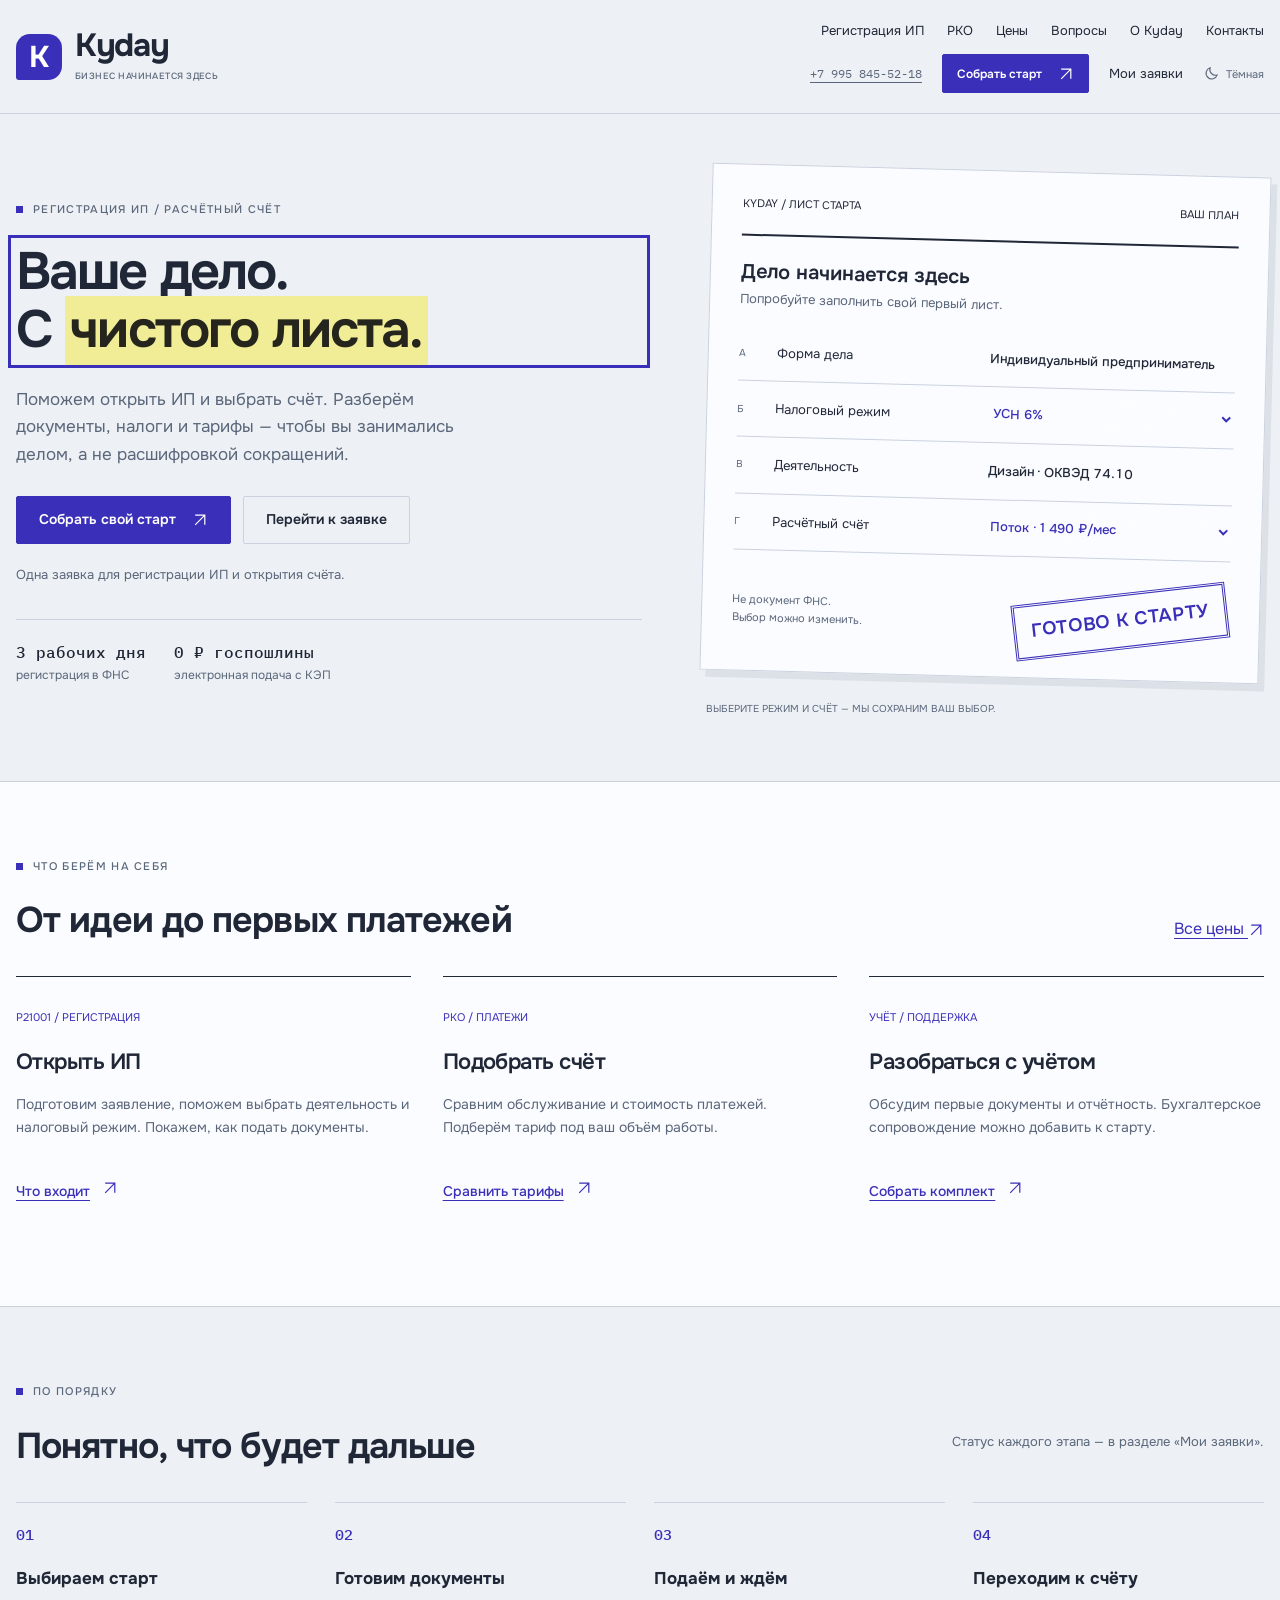
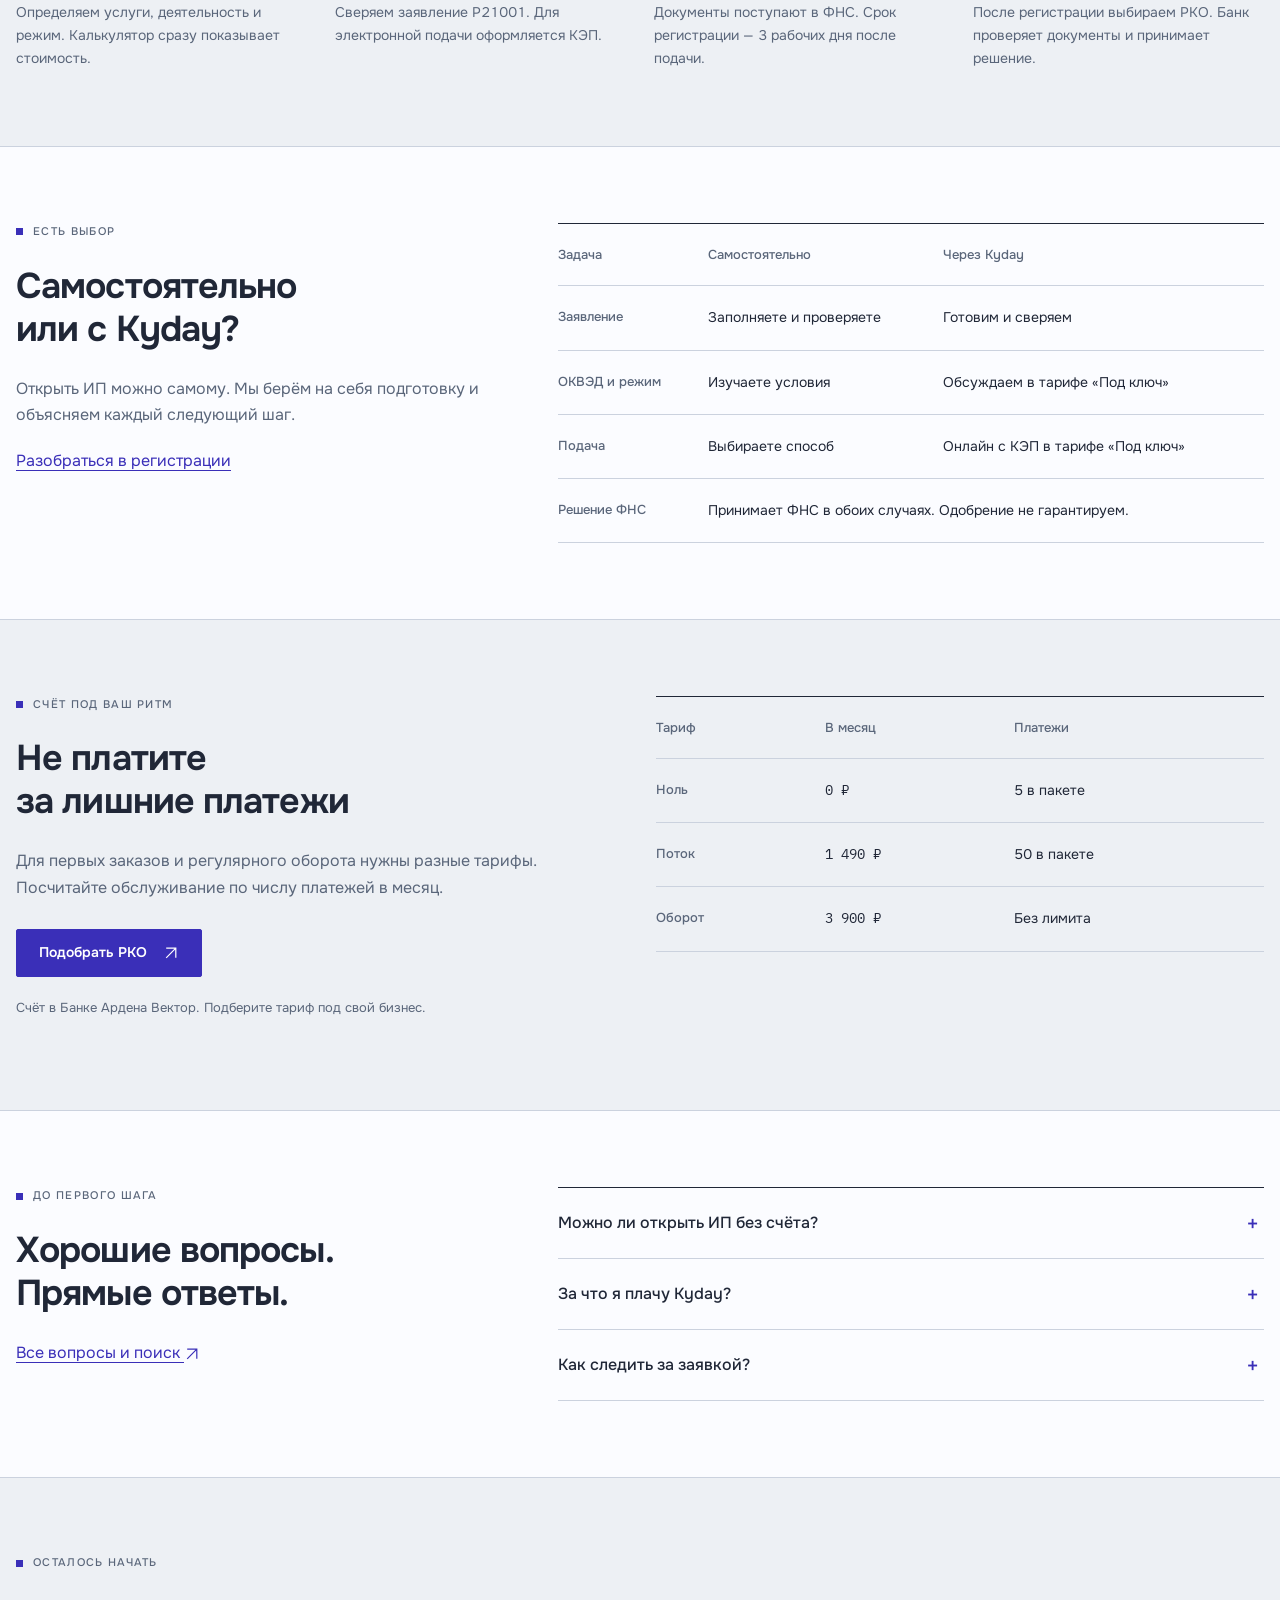
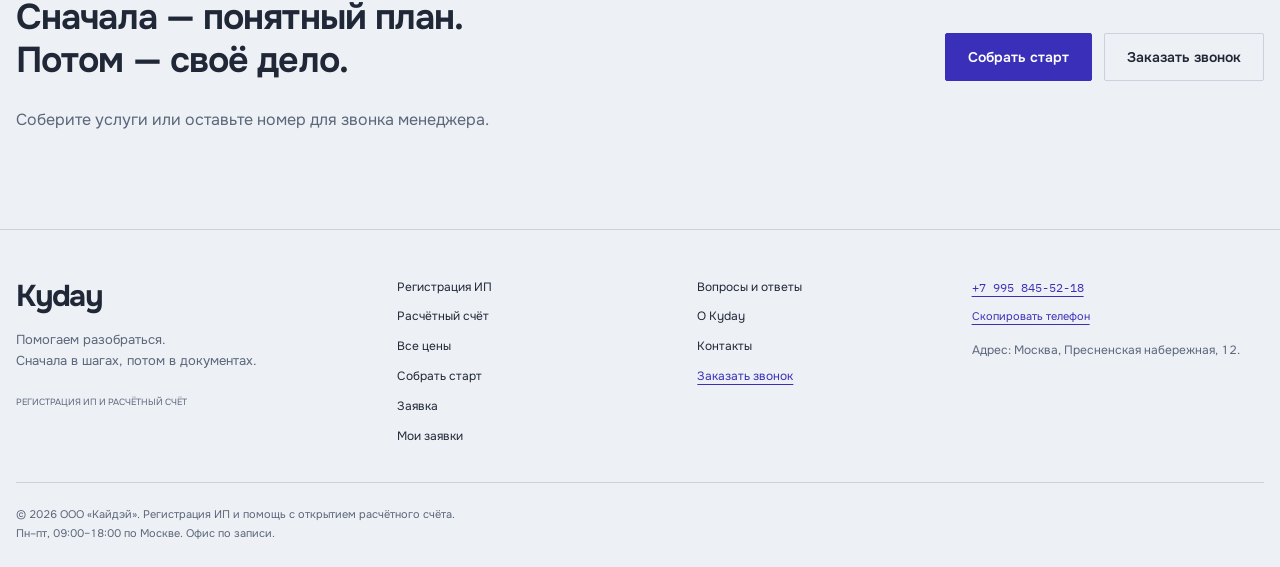
<file: docs/index.html>
<!doctype html>
<html lang="ru"><head>
<meta charset="utf-8">
<title>Kyday — регистрация ИП и расчётный счёт</title>
<meta name="description" content="Онлайн-регистрация ИП и помощь с открытием расчётного счёта. Выберите услуги Kyday, узнайте стоимость и отслеживайте заявку.">
<meta property="og:title" content="Kyday — регистрация ИП и расчётный счёт">
<meta property="og:description" content="Начните своё дело с понятного плана. Документы, регистрация и расчётный счёт — с поддержкой Kyday.">
<meta property="og:type" content="website">
<link rel="icon" href="data:image/svg+xml,%3Csvg xmlns='http://www.w3.org/2000/svg' viewBox='0 0 64 64'%3E%3Crect width='64' height='64' rx='16' fill='%233a2fb8'/%3E%3Cpath d='M20 15v34m24-34L20 33l25 16' fill='none' stroke='white' stroke-width='7' stroke-linejoin='round'/%3E%3C/svg%3E">
<meta name="viewport" content="width=device-width, initial-scale=1, viewport-fit=cover">
<meta name="claude:viewport-fit-sides" content="cover">
<link rel="stylesheet" href="https://fonts.googleapis.com/css2?family=Onest:wght@400;500;600;650;700&amp;family=IBM+Plex+Mono:wght@400;500;600&amp;display=swap">
<style>
:root {
  color-scheme: light;
  --bg: #edf0f4; --surface: #fbfcff; --fg: #202737; --muted: #5a667a; --line: #cbd2de;
  --accent: #3a2fb8; --accent-fg: #ffffff; --mark: #f1ed96; --ok: #28634c; --warn: #994021;
  --mark-fg: #25251e; --overlay: #141928b8; --shadow: #24325514; --clear: transparent;
  --font-display: 'Onest', 'Arial', sans-serif; --font-body: 'Onest', 'Arial', sans-serif; --font-mono: 'IBM Plex Mono', 'Consolas', monospace;
}
@media (prefers-color-scheme: dark) {
  :root:not([data-theme="light"]) {
    color-scheme: dark;
    --bg: #181d29; --surface: #212837; --fg: #e9edf7; --muted: #b0bbce; --line: #414c61;
    --accent: #b5afff; --accent-fg: #201943; --mark: #e7df8c; --ok: #91d5b4; --warn: #ffb494;
    --mark-fg: #25251e; --overlay: #070a12cc; --shadow: #00000030; --clear: transparent;
  }
}
:root[data-theme="dark"] {
  color-scheme: dark;
  --bg: #181d29; --surface: #212837; --fg: #e9edf7; --muted: #b0bbce; --line: #414c61;
  --accent: #b5afff; --accent-fg: #201943; --mark: #e7df8c; --ok: #91d5b4; --warn: #ffb494;
  --mark-fg: #25251e; --overlay: #070a12cc; --shadow: #00000030; --clear: transparent;
}
* { box-sizing: border-box; }
[hidden] { display: none !important; }
html { scroll-padding-top: 140px; }
body { margin: 0; background: var(--bg); color: var(--fg); font: 16px/1.65 var(--font-body); font-variant-numeric: tabular-nums; overflow-wrap: break-word; }
body.modal-open { overflow: hidden; }
button, input, select, textarea { font: inherit; color: inherit; }
button, a, input, textarea, select { -webkit-tap-highlight-color: var(--clear); }
button, a { touch-action: manipulation; }
button { cursor: pointer; }
button:disabled { cursor: default; opacity: .55; }
a { color: var(--accent); text-underline-offset: 4px; }
a:hover { text-decoration-thickness: 2px; }
svg { flex-shrink: 0; vertical-align: middle; }
p { margin: 0 0 1.2em; }
ul, ol { padding-left: 1.3em; }
li + li { margin-top: .5em; }
h1, h2, h3, h4 { margin: 0 0 .7em; line-height: 1.25; text-wrap: balance; }
:focus-visible { outline: 3px solid var(--accent); outline-offset: 5px; }
h1[tabindex="-1"]:focus:not(:focus-visible) { outline: none; }
::selection { background: var(--mark); color: var(--mark-fg); }
.wrap { width: min(100%, 1252px); margin-inline: auto; min-width: 0; }
.band, .site-header { padding-left: max(16px, env(safe-area-inset-left, 0px)); padding-right: max(16px, env(safe-area-inset-right, 0px)); }
.band { padding-block: 76px; border-bottom: 1px solid var(--line); }
.band-surface { background: var(--surface); }
.band-compact { padding-block: 42px; }
.h1 { font: 650 clamp(34px, 4.1vw, 58px)/1.12 var(--font-display); letter-spacing: -.035em; }
.h2 { font: 650 clamp(27px, 2.8vw, 40px)/1.2 var(--font-display); letter-spacing: -.025em; }
.h3 { font: 600 22px/1.35 var(--font-body); letter-spacing: -.025em; }
.lead { max-width: 680px; font-size: clamp(18px, 1.7vw, 21px); line-height: 1.6; }
.muted { color: var(--muted); }
.small { font-size: 13px; }
.mono { font-family: var(--font-mono); }
.eyebrow { display: flex; align-items: center; gap: 10px; margin-bottom: 24px; color: var(--muted); font: 500 11px/1.6 var(--font-body); letter-spacing: .12em; text-transform: uppercase; }
.eyebrow::before { content: ''; width: 7px; height: 7px; background: var(--accent); flex-shrink: 0; }
.section-head { display: flex; justify-content: space-between; align-items: end; gap: 24px; margin-bottom: 34px; }
.section-head .h2 { max-width: 750px; margin-bottom: 0; }
.grid-2, .grid-3 { display: grid; gap: 32px; min-width: 0; }
.grid-2 { grid-template-columns: repeat(2, minmax(0, 1fr)); }
.grid-3 { grid-template-columns: repeat(3, minmax(0, 1fr)); }
.grid-2 > *, .grid-3 > * { min-width: 0; }
.btn { display: inline-flex; justify-content: center; align-items: center; gap: 16px; min-height: 48px; padding: 12px 22px; border: 1px solid var(--accent); border-radius: 2px; background: var(--clear); color: var(--accent); font-size: 14px; font-weight: 600; line-height: 1.4; text-align: center; text-decoration: none; transition: background .15s, transform .15s; }
.btn:hover { background: var(--surface); text-decoration: none; transform: translateY(-1px); }
.btn-primary { background: var(--accent); color: var(--accent-fg); }
.btn-primary:hover { background: var(--accent); opacity: .9; }
.btn-ghost { border-color: var(--line); color: var(--fg); }
.btn-small { min-height: 39px; padding: 9px 14px; font-size: 12px; }
.actions { display: flex; align-items: center; flex-wrap: wrap; gap: 12px; margin-block: 28px 20px; }
.text-btn { padding: 0; border: 0; background: var(--clear); color: var(--accent); text-decoration: underline; text-underline-offset: 4px; text-align: left; font-size: inherit; }
.icon-btn { display: inline-flex; align-items: center; justify-content: center; min-width: 44px; min-height: 44px; padding: 8px; border: 1px solid var(--line); background: var(--surface); color: var(--fg); }
.field { display: grid; gap: 8px; margin-bottom: 20px; }
.field label, .field > span { font-size: 14px; font-weight: 500; }
.field input, .field textarea, .field select { width: 100%; min-width: 0; min-height: 48px; padding: 11px 13px; border: 1px solid var(--line); border-radius: 2px; background: var(--surface); color: var(--fg); }
.field textarea { min-height: 145px; resize: vertical; }
.field input::placeholder, .field textarea::placeholder { color: var(--muted); }
.field input[type="range"] { padding-inline: 0; accent-color: var(--accent); }
input[type="checkbox"], input[type="radio"] { accent-color: var(--accent); }
[aria-invalid="true"] { outline: 2px solid var(--warn); outline-offset: 2px; }
.check { display: flex; align-items: flex-start; gap: 10px; font-size: 13px; line-height: 1.6; }
.check input { width: 18px; height: 18px; margin: 3px 0 0; flex-shrink: 0; }
.form-error { margin-top: 14px; color: var(--warn); font-size: 13px; }
.form-error:empty { margin: 0; }
.table-wrap { max-width: 100%; overflow-x: auto; overscroll-behavior-x: contain; border-top: 1px solid var(--fg); }
.table { width: 100%; border-collapse: collapse; text-align: left; }
.table th, .table td { padding: 20px 18px 20px 0; border-bottom: 1px solid var(--line); vertical-align: top; }
.table th { font-size: 13px; color: var(--muted); font-weight: 500; }
.table td { font-size: 14px; }
.table .mono { white-space: nowrap; }
.table-wide { min-width: 650px; }
.pill { display: inline-flex; align-items: center; min-height: 25px; padding: 3px 8px; border: 1px solid var(--line); font: 11px/1.5 var(--font-body); }
.pill-ok { color: var(--ok); border-color: var(--ok); }
.pill-warn { color: var(--warn); border-color: var(--warn); }
.stamp { display: inline-block; max-width: 100%; padding: 12px 15px; border: 3px double var(--accent); color: var(--accent); font: 600 clamp(13px, 1.45vw, 20px)/1.4 var(--font-body); text-align: center; letter-spacing: .04em; transform: rotate(-8deg); }
.stamp small { display: block; font-size: 10px; letter-spacing: .22em; margin-top: 4px; }
.sheet { position: relative; padding: 30px; border: 1px solid var(--line); background: var(--surface); box-shadow: 6px 7px 0 var(--shadow); min-width: 0; }
.sheet-row { display: grid; grid-template-columns: 28px minmax(80px, 1fr) minmax(90px, 1.2fr); gap: 10px; padding: 17px 0; border-bottom: 1px solid var(--line); font-size: 13px; align-items: start; }
.sheet-row > :first-child { color: var(--muted); font-family: var(--font-body); font-size: 10px; padding-top: 3px; }
.sheet-row > :last-child { font-weight: 500; }
.sheet-head { display: flex; justify-content: space-between; gap: 16px; padding-bottom: 22px; border-bottom: 2px solid var(--fg); font: 11px/1.5 var(--font-body); }
.sheet-title { margin: 22px 0 2px; font: 600 20px/1.4 var(--font-body); }
.sheet-foot { margin-top: 26px; display: flex; justify-content: space-between; gap: 12px; align-items: center; }
.sheet-foot > p { max-width: 150px; margin: 0; font-size: 11px; color: var(--muted); }
.site-header { position: sticky; top: env(safe-area-inset-top, 0px); z-index: 20; background: var(--bg); border-bottom: 1px solid var(--line); }
.header-inner { display: flex; align-items: center; justify-content: space-between; gap: 32px; padding-block: 20px; }
.brand { display: flex; gap: 13px; align-items: center; color: var(--fg); text-decoration: none; flex-shrink: 0; }
.brand:hover { text-decoration: none; }
.brand-name { font-size: 17px; font-weight: 600; line-height: 1.25; letter-spacing: -.025em; }
.brand-caption { display: block; margin-top: 7px; color: var(--muted); font: 8px/1.3 var(--font-mono); letter-spacing: .07em; }
.header-menu { display: flex; flex-direction: column; align-items: flex-end; gap: 13px; }
.main-nav { display: flex; gap: 23px; }
.main-nav a, .cabinet-link { color: var(--fg); font-size: 13px; text-decoration: none; }
.main-nav a[aria-current="page"], .footer-nav a[aria-current="page"] { color: var(--accent); text-decoration: underline; }
.main-nav a:hover, .cabinet-link:hover { color: var(--accent); }
.header-tools { display: flex; align-items: center; gap: 20px; }
.header-phone { font-size: 12px; color: var(--muted); }
.theme-toggle { display: inline-flex; align-items: center; gap: 6px; padding: 8px 0; border: 0; background: var(--clear); color: var(--muted); font-size: 11px; }
.menu-toggle { display: none; }
.hero { padding-top: 56px; padding-bottom: 64px; }
.hero-grid { display: grid; grid-template-columns: 1.12fr 1fr; gap: clamp(32px, 5vw, 80px); align-items: center; }
.hero h1 { margin-bottom: 26px; }
.hero h1 mark { background: var(--mark); color: var(--mark-fg); padding: 0 5px 4px; box-decoration-break: clone; -webkit-box-decoration-break: clone; }
.hero .lead { font-size: 17px; max-width: 495px; color: var(--muted); }
.hero-sheet { transform: rotate(1.5deg); }
.hero-sheet .stamp { margin-top: 8px; }
.sheet-control { border: 0; padding: 0; width: 100%; min-width: 0; background: var(--surface); color: var(--accent); font: 500 13px var(--font-body); cursor: pointer; }
.sheet-control-label { color: var(--fg); }
.hero-facts { display: flex; flex-wrap: wrap; gap: 28px; margin-top: 34px; padding-top: 22px; border-top: 1px solid var(--line); }
.hero-facts div { font-size: 12px; color: var(--muted); }
.hero-facts strong { display: block; color: var(--fg); font: 500 16px var(--font-mono); margin-bottom: 4px; }
.hero-caption { margin-top: 22px; margin-bottom: 0; font: 10px/1.7 var(--font-body); color: var(--muted); }
.service-item { padding-block: 26px; border-top: 1px solid var(--fg); }
.service-item .h3 { margin-top: 18px; }
.service-code { font: 11px var(--font-body); color: var(--accent); }
.service-item p { color: var(--muted); font-size: 14px; min-height: 68px; }
.service-link { display: inline-flex; gap: 12px; font-size: 14px; font-weight: 500; }
.steps { list-style: none; counter-reset: steps; margin: 0; padding: 0; display: grid; grid-template-columns: repeat(4, minmax(0, 1fr)); gap: 28px; }
.steps li { counter-increment: steps; margin: 0; border-top: 1px solid var(--line); padding-top: 22px; }
.steps li::before { content: counter(steps, decimal-leading-zero); display: block; margin-bottom: 24px; color: var(--accent); font: 500 15px var(--font-mono); }
.steps h3 { font-size: 17px; }
.steps p { color: var(--muted); font-size: 14px; margin: 0; }
.split { display: grid; grid-template-columns: .8fr 1.2fr; gap: 72px; }
.callout { padding: 28px; background: var(--surface); border: 1px solid var(--line); }
.callout p:last-child { margin-bottom: 0; }
.cta-row { display: flex; align-items: center; justify-content: space-between; gap: 40px; }
.cta-row .h2 { max-width: 750px; }
.cta-row .actions { flex-shrink: 0; }
.page-intro { padding-bottom: 46px; }
.page-intro .lead { margin: 0; color: var(--muted); }
.page-intro .h1 { max-width: 920px; }
.plan { display: flex; flex-direction: column; border-top: 2px solid var(--fg); padding-top: 24px; }
.plan.is-featured { border-top-color: var(--accent); }
.plan-head { min-height: 80px; }
.plan-price { font: 500 28px/1.4 var(--font-mono); margin-block: 14px 20px; }
.plan-price small { font: 13px var(--font-body); color: var(--muted); }
.plan ul { margin-top: 0; margin-bottom: 26px; font-size: 14px; color: var(--muted); }
.plan .btn { align-self: flex-start; margin-top: auto; }
.line-list { list-style: none; padding: 0; margin: 0; }
.line-list li { padding: 20px 0; border-top: 1px solid var(--line); margin: 0; }
.line-list strong { display: block; margin-bottom: 7px; font-weight: 500; }
.line-list p { margin: 0; font-size: 14px; color: var(--muted); }
.tabs { display: flex; flex-wrap: wrap; gap: 8px; margin-block: 28px; }
.tabs button { padding: 11px 17px; border: 1px solid var(--line); color: var(--fg); background: var(--clear); font-size: 13px; }
.tabs button[aria-selected="true"] { background: var(--accent); color: var(--accent-fg); border-color: var(--accent); }
.tax-panel { max-width: 850px; border-top: 1px solid var(--fg); padding-top: 26px; min-height: 160px; }
.tax-panel p { color: var(--muted); }
.faq-list { border-top: 1px solid var(--fg); }
.faq-item { border-bottom: 1px solid var(--line); }
.faq-item summary { position: relative; cursor: pointer; list-style: none; padding: 23px 44px 23px 0; font-weight: 500; line-height: 1.5; }
.faq-item summary::-webkit-details-marker { display: none; }
.faq-item summary::after { content: '+'; position: absolute; right: 5px; top: 21px; color: var(--accent); font: 24px var(--font-body); }
.faq-item[open] summary::after { content: '−'; }
.faq-item > div { max-width: 840px; padding-bottom: 22px; color: var(--muted); font-size: 14px; }
.faq-item > div p:last-child { margin: 0; }
.faq-search { max-width: 620px; }
.empty-state { padding: 35px 0; }
.calculator-output { margin: 18px 0 0; }
.cost-line { display: flex; align-items: center; justify-content: space-between; gap: 16px; border-top: 1px solid var(--line); padding: 16px 0; }
.cost-line strong { font: 500 19px var(--font-mono); }
.cost-line.is-best { color: var(--accent); }
.contacts-grid { display: grid; grid-template-columns: .9fr 1.1fr; gap: 90px; }
.contact-block { padding-block: 24px; border-top: 1px solid var(--line); }
.contact-block p { margin-bottom: 8px; }
.contact-block .mono { font-size: clamp(17px, 2vw, 23px); }
.success-box { padding: 25px 0; }
.success-box .h3 { margin-top: 20px; }
.site-footer { padding-top: 48px; padding-bottom: max(24px, env(safe-area-inset-bottom, 0px)); border-bottom: 0; }
.footer-grid { display: grid; grid-template-columns: 1.3fr 1fr .9fr 1.1fr; gap: 35px; }
.footer-brand { color: var(--fg); font-size: 17px; font-weight: 600; text-decoration: none; }
.footer-grid p { margin-top: 15px; font-size: 13px; }
.footer-note { font-size: 9px; color: var(--muted); }
.footer-nav, .footer-contacts { display: flex; align-items: flex-start; flex-direction: column; gap: 10px; font-size: 12px; }
.footer-nav a { color: var(--fg); text-decoration: none; }
.footer-nav a:hover { text-decoration: underline; }
.footer-contacts .text-btn { font-size: 11px; margin-bottom: 6px; }
.footer-legal { margin: 36px 0 0; padding-top: 22px; border-top: 1px solid var(--line); color: var(--muted); font-size: 11px; line-height: 1.7; }
.modal { position: fixed; inset: 0; z-index: 100; overflow: auto; padding: 32px max(16px, env(safe-area-inset-right, 0px)) 32px max(16px, env(safe-area-inset-left, 0px)); display: grid; place-items: center; }
.modal-backdrop { position: fixed; inset: 0; background: var(--overlay); }
.modal-panel { position: relative; width: min(100%, 530px); padding: 38px; border: 1px solid var(--line); background: var(--bg); }
.modal-close { position: absolute; top: 12px; right: 12px; border: 0; background: var(--clear); }
.modal-panel .eyebrow { margin-right: 30px; }
.toast { position: fixed; bottom: max(20px, env(safe-area-inset-bottom, 0px)); left: 50%; transform: translateX(-50%); width: max-content; max-width: calc(100% - 32px); padding: 15px 22px; background: var(--fg); color: var(--bg); border: 1px solid var(--line); z-index: 150; font-size: 13px; }
.copy-fallback { position: fixed; z-index: 160; left: 16px; bottom: max(16px, env(safe-area-inset-bottom, 0px)); width: min(400px, calc(100% - 32px)); padding: 22px; border: 1px solid var(--accent); background: var(--surface); }
.copy-fallback .field { margin-bottom: 8px; }
@media (min-width: 1500px) { .header-menu { flex-direction: row; align-items: center; gap: 28px; } .main-nav { gap: 17px; } .header-phone { display: none; } }
@media (max-width: 1000px) { .main-nav { gap: 14px; } .header-inner { gap: 20px; } .header-tools { gap: 14px; } .brand-name { font-size: 15px; } .hero-grid { gap: 30px; } .sheet { padding: 23px; } .split { gap: 40px; } .cta-row { align-items: flex-start; flex-direction: column; gap: 10px; } .contacts-grid { gap: 45px; } .footer-grid { grid-template-columns: repeat(2, minmax(0, 1fr)); gap: 32px; } }
@media (max-width: 800px) {
  .site-header .wrap { position: relative; } .header-inner { padding-block: 14px; }   .brand-name { font-size: 14px; } .brand-caption { font-size: 7px; margin-top: 5px; } .menu-toggle { display: inline-flex; }
  .header-menu { display: none; position: absolute; top: 100%; left: -16px; right: -16px; padding: 24px max(16px, env(safe-area-inset-right, 0px)) 24px max(16px, env(safe-area-inset-left, 0px)); background: var(--bg); border-bottom: 1px solid var(--line); align-items: stretch; max-height: 75dvh; overflow-y: auto; }
  .header-menu.is-open { display: flex; } .main-nav { flex-direction: column; gap: 0; } .main-nav a { padding: 10px 0; font-size: 15px; } .header-tools { flex-wrap: wrap; margin-top: 14px; gap: 18px; } .header-phone { width: 100%; }
  .hero-grid { grid-template-columns: 1fr; gap: 42px; } .hero-sheet { width: min(100%, 550px); margin-inline: auto; } .hero .lead { max-width: 600px; }
  .hero { padding-top: 34px; } .band { padding-block: 48px; } .page-intro { padding-block: 40px 32px; }
  .grid-3 { gap: 20px; } .plan-head { min-height: 100px; } .steps { grid-template-columns: repeat(2, minmax(0, 1fr)); gap: 28px; }
  .split, .contacts-grid { grid-template-columns: 1fr; gap: 28px; } .section-head { align-items: flex-start; flex-direction: column; gap: 16px; }
}
@media (max-width: 600px) {
  .grid-2, .grid-3 { grid-template-columns: 1fr; gap: 28px; } .service-item { padding-top: 20px; } .service-item p { min-height: 0; }
  .hero .h1 { font-size: clamp(34px, 9vw, 44px); } .hero-sheet { transform: none; } .sheet { padding: 20px; }
  .sheet-row { grid-template-columns: 22px minmax(70px, .85fr) minmax(90px, 1.15fr); gap: 7px; font-size: 12px; }
  .sheet-control { font-size: 12px; } .stamp { font-size: 12px; padding: 10px; } .sheet-foot > p { max-width: 100px; font-size: 10px; }
  .hero-facts { gap: 24px; } .hero-facts strong { font-size: 14px; } .hero-facts div { font-size: 11px; }
  .plan-head { min-height: 0; } .plan ul { margin-bottom: 20px; } .plan .btn { margin-top: 0; } .plan { padding-bottom: 8px; }
  .table th, .table td { padding: 16px 14px 16px 0; } .table-prices { min-width: 560px; }
  .callout { padding: 22px; } .footer-grid { gap: 30px 20px; } .footer-grid > :first-child { grid-column: 1 / -1; } .footer-contacts { grid-column: 1 / -1; }
  .modal { padding-block: max(16px, env(safe-area-inset-top, 0px)) max(16px, env(safe-area-inset-bottom, 0px)); } .modal-panel { padding: 28px 22px; } .modal-panel .h2 { font-size: 25px; }
  .cta-row .actions { width: 100%; } .cta-row .actions .btn { flex: 1 1 auto; } .tabs { gap: 7px; } .tabs button { padding: 10px 12px; }
}
@media (prefers-reduced-motion: reduce) { *, *::before, *::after { animation: none !important; transition: none !important; scroll-behavior: auto !important; } }

.brand-mark { display: grid; place-items: center; width: 46px; height: 46px; border-radius: 14px 14px 14px 3px; color: var(--accent-fg); background: var(--accent); font: 700 30px/1 var(--font-display); }
.brand-name { font: 700 32px/1 var(--font-display); letter-spacing: -.04em; }
.brand-caption { font: 500 9px/1.4 var(--font-body); letter-spacing: .05em; margin-top: 8px; }
.footer-brand { font: 700 30px/1.2 var(--font-display); letter-spacing: -.04em; }
.app-sheet-title, .app-stamp, .app-tab { font-family: var(--font-body); }
.app-lookup { max-width: 620px; margin-top: 32px; }
.app-lookup .app-actions { margin-top: 12px; }
@media (max-width: 800px) { .brand-name { font-size: 28px; } .brand-caption { font-size: 8px; } }

.app-calc-layout { display: grid; grid-template-columns: minmax(0, 1.05fr) minmax(0, 1fr); gap: clamp(24px, 5vw, 72px); align-items: start; margin-top: 36px; }
.app-options, .app-preview, .app-panel, .app-order-wrap { min-width: 0; }
.app-group { border: 0; padding: 0 0 26px; margin: 0 0 26px; border-bottom: 1px solid var(--line); min-width: 0; }
.app-group legend { font-weight: 700; font-size: 1.1rem; margin-bottom: 14px; padding: 0; }
.app-choices { display: grid; gap: 10px; }
.app-choice { display: grid; grid-template-columns: auto minmax(0, 1fr) auto; gap: 12px; align-items: start; padding: 14px; border: 1px solid var(--line); cursor: pointer; background: var(--surface); }
.app-choice:has(input:checked) { border-color: var(--accent); outline: 1px solid var(--accent); }
.app-choice input, .app-check input { accent-color: var(--accent); width: 18px; height: 18px; margin-top: 3px; flex: 0 0 auto; }
.app-choice small { display: block; color: var(--muted); margin-top: 5px; line-height: 1.5; }
.app-price { font-family: var(--font-mono); font-size: .83rem; white-space: nowrap; font-variant-numeric: tabular-nums; }
.app-check { display: flex; align-items: start; gap: 10px; line-height: 1.5; cursor: pointer; }
.app-okved { display: grid; gap: 10px; max-height: 340px; overflow-y: auto; padding: 4px; }
.app-okved code { font-family: var(--font-mono); color: var(--accent); }
.app-preview { position: sticky; top: 100px; }
.app-mobile-summary { display: none; }
.app-sheet { position: relative; padding: clamp(20px, 3vw, 36px); overflow-wrap: anywhere; }
.app-sheet-head { display: flex; justify-content: space-between; align-items: start; flex-wrap: wrap; gap: 16px; padding-bottom: 20px; border-bottom: 2px solid var(--fg); margin-bottom: 14px; }
.app-sheet-head p { margin: 0; }
.app-sheet-title { font-family: var(--font-body); font-size: 1.1rem; font-weight: 700; letter-spacing: .04em; }
.app-sample { display: inline-block; color: var(--accent); border: 1px solid currentColor; font-family: var(--font-body); font-size: .75rem; letter-spacing: .12em; padding: 5px 8px; }
.app-sheet-row { display: grid; grid-template-columns: 2rem minmax(90px, .8fr) minmax(0, 1.2fr); align-items: baseline; gap: 10px; border-bottom: 1px solid var(--line); padding: 14px 0; font-size: .9rem; }
.app-sheet-row > :first-child { font-family: var(--font-mono); color: var(--muted); font-size: .7rem; }
.app-sheet-row > :nth-child(2) { color: var(--muted); }
.app-sheet-note { font-size: .78rem; color: var(--muted); margin-top: 20px; }
.app-total { display: flex; flex-wrap: wrap; gap: 18px 36px; border-top: 2px solid var(--accent); background: var(--surface); padding: 20px 0; margin-top: 24px; }
.app-total small { color: var(--muted); display: block; margin-bottom: 5px; }
.app-total strong { font-size: clamp(1.25rem, 2vw, 1.75rem); font-family: var(--font-mono); font-variant-numeric: tabular-nums; }
.app-actions { display: flex; flex-wrap: wrap; align-items: center; gap: 12px; margin-top: 20px; }
.app-hint { color: var(--muted); font-size: .88rem; line-height: 1.6; margin: 12px 0 0; }
.app-note { border: 1px dashed var(--line); padding: 18px; margin: 20px 0; }
.app-steps { display: grid; grid-template-columns: repeat(4, minmax(0, 1fr)); list-style: none; padding: 0; margin: 30px 0; gap: 8px; }
.app-steps li { border-top: 3px solid var(--line); padding-top: 12px; font-size: .9rem; color: var(--muted); }
.app-steps li[aria-current="step"] { border-color: var(--accent); color: var(--accent); font-weight: 700; }
.app-step-done { border-color: var(--ok) !important; }
.app-step-number { display: block; font-family: var(--font-mono); margin-bottom: 5px; }
.app-order-form { max-width: 850px; }
.app-fields { display: grid; grid-template-columns: repeat(2, minmax(0, 1fr)); gap: 20px; }
.app-field { display: grid; gap: 7px; margin-bottom: 18px; align-content: start; }
.app-field input, .app-field select, .app-field textarea { width: 100%; min-width: 0; box-sizing: border-box; background: var(--surface); color: var(--fg); border: 1px solid var(--line); padding: 12px; border-radius: 0; font: inherit; }
.app-field textarea { min-height: 100px; resize: vertical; }
.app-field input[aria-invalid="true"], .app-field select[aria-invalid="true"], .app-check input[aria-invalid="true"] { border-color: var(--warn); outline: 1px solid var(--warn); }
.app-error { display: block; color: var(--warn); font-size: .85rem; min-height: 1.2em; }
.app-error:empty { display: none; }
.app-review { display: grid; grid-template-columns: minmax(100px, .5fr) minmax(0, 1fr); margin: 0 0 24px; }
.app-review dt, .app-review dd { padding: 12px 0; border-bottom: 1px solid var(--line); margin: 0; overflow-wrap: anywhere; }
.app-review dt { color: var(--muted); }
.app-success { max-width: 780px; }
.app-stamp-space { min-height: 115px; display: flex; align-items: center; justify-content: flex-end; padding: 24px 4px 8px; }
.app-stamp { display: inline-block; color: var(--accent); border: 3px double currentColor; padding: 12px; font-family: var(--font-body); font-size: clamp(.8rem, 2vw, 1.2rem); font-weight: 700; transform: rotate(-7deg); text-align: center; max-width: 100%; }
.app-stamp small { display: block; font-size: .65rem; letter-spacing: .2em; padding-top: 5px; }
.app-stamp-drop { animation: app-stamp-drop .65s cubic-bezier(.2,.7,.3,1) both; }
@keyframes app-stamp-drop { from { opacity: 0; transform: translateY(-65px) scale(1.4) rotate(-16deg); } 75% { opacity: 1; transform: translateY(4px) scale(.98) rotate(-7deg); } to { opacity: 1; transform: translateY(0) scale(1) rotate(-7deg); } }
.app-section-head { display: flex; justify-content: space-between; align-items: center; flex-wrap: wrap; gap: 16px; margin-bottom: 20px; }
.app-section-head h1, .app-section-head h2 { margin-bottom: 0; }
.app-tabs { display: flex; flex-wrap: wrap; border-bottom: 1px solid var(--line); gap: 4px; margin: 28px 0; }
.app-tab { border: 0; border-bottom: 3px solid var(--line); color: var(--muted); background: var(--surface); padding: 12px 18px; cursor: pointer; font: inherit; }
.app-tab[aria-selected="true"] { border-bottom-color: var(--accent); color: var(--accent); font-weight: 700; }
.app-tracker { list-style: none; margin: 0; padding: 0; counter-reset: app-track; }
.app-tracker li { position: relative; padding: 0 0 25px 50px; min-height: 54px; color: var(--muted); counter-increment: app-track; }
.app-tracker li::before { content: counter(app-track); position: absolute; left: 0; top: 0; width: 30px; height: 30px; display: grid; place-items: center; border: 1px solid var(--line); background: var(--surface); font-family: var(--font-mono); font-size: .8rem; }
.app-tracker li::after { content: ""; position: absolute; top: 32px; bottom: 3px; left: 15px; border-left: 1px solid var(--line); }
.app-tracker li:last-child::after { display: none; }
.app-tracker .app-track-done { color: var(--fg); }
.app-tracker .app-track-done::before { border-color: var(--accent); color: var(--accent); }
.app-tracker li[aria-current="step"]::before { background: var(--accent); color: var(--accent-fg); }
.app-tracker small { display: block; font-size: .8rem; margin-top: 5px; color: var(--muted); }
.app-status-grid { display: grid; grid-template-columns: minmax(0, .8fr) minmax(0, 1.2fr); gap: 40px; align-items: start; }
.app-events { list-style: none; padding: 0; margin: 0; }
.app-events li { padding: 14px 0; border-bottom: 1px solid var(--line); }
.app-events time { display: block; font-family: var(--font-mono); color: var(--muted); font-size: .75rem; margin-bottom: 6px; }
.app-doc-list { list-style: none; margin: 0; padding: 0; }
.app-doc-list li { display: flex; justify-content: space-between; align-items: center; gap: 16px; padding: 18px 0; border-bottom: 1px solid var(--line); }
.app-doc-list small { display: block; color: var(--muted); margin-top: 6px; }
.app-balance { font-family: var(--font-mono); font-size: clamp(2rem, 5vw, 3.5rem); margin: 8px 0 24px; }
.app-messages { display: grid; gap: 14px; max-height: 430px; overflow-y: auto; margin-bottom: 24px; padding: 4px; }
.app-message { padding: 16px; border: 1px solid var(--line); max-width: 90%; overflow-wrap: anywhere; }
.app-message[data-author="you"] { justify-self: end; border-color: var(--accent); }
.app-message p { margin: 8px 0; white-space: pre-wrap; }
.app-message time { font-size: .75rem; color: var(--muted); }
.app-modal { position: fixed; inset: 0; z-index: 1000; overflow-y: auto; background: var(--bg); padding: 24px max(16px, env(safe-area-inset-right, 0px)) 24px max(16px, env(safe-area-inset-left, 0px)); box-sizing: border-box; }
.app-modal[hidden] { display: none; }
.app-dialog { max-width: 820px; margin: 24px auto; background: var(--surface); border: 1px solid var(--line); padding: clamp(16px, 3vw, 32px); }
.app-modal-open { overflow: hidden; }
.app-panel:focus, .app-dialog:focus { outline: none; }
.app-panel :focus-visible, .app-options :focus-visible, .app-order-form :focus-visible, .app-dialog :focus-visible, .app-tab:focus-visible { outline: 2px solid var(--accent); outline-offset: 4px; }
@media (max-width: 850px) {
  .app-calc-layout, .app-status-grid { grid-template-columns: minmax(0, 1fr); }
  .app-preview { position: static; }
  .app-calc-view { padding-bottom: 110px; }
  .app-calc-active { padding-bottom: 110px; }
  .app-calc-active #toast { bottom: 110px; }
  .app-mobile-summary { position: fixed; bottom: 0; left: 0; right: 0; z-index: 30; display: flex; align-items: center; justify-content: space-between; gap: 12px; padding: 12px max(16px, env(safe-area-inset-right, 0px)) max(12px, env(safe-area-inset-bottom, 0px)) max(16px, env(safe-area-inset-left, 0px)); background: var(--surface); border-top: 2px solid var(--accent); }
  .app-mobile-summary > div { display: flex; flex-wrap: wrap; gap: 6px 18px; }
  .app-mobile-summary small { display: block; color: var(--muted); font-size: .7rem; }
  .app-mobile-summary strong { font-size: .85rem; font-family: var(--font-mono); white-space: nowrap; }
}
@media (max-width: 520px) {
  .app-fields { grid-template-columns: minmax(0, 1fr); gap: 0; }
  .app-choice { grid-template-columns: auto minmax(0, 1fr); }
  .app-choice .app-price { grid-column: 2; }
  .app-steps { gap: 5px; }
  .app-steps li { font-size: .72rem; overflow-wrap: anywhere; }
  .app-sheet-row { grid-template-columns: 1.4rem minmax(0, 1fr); gap: 6px; }
  .app-sheet-row > :last-child { grid-column: 2; }
  .app-review { grid-template-columns: minmax(0, 1fr); }
  .app-review dt { border-bottom: 0; padding-bottom: 0; }
  .app-doc-list li { align-items: start; flex-direction: column; }
  .app-tab { padding: 10px; font-size: .85rem; }
  .app-message { max-width: 100%; }
}
@media (prefers-reduced-motion: reduce) { .app-stamp-drop { animation: none; } }

</style>
</head><body>
<div id="page-shell">
  <header class="site-header">
    <div class="wrap header-inner">
      <a class="brand" href="#home" aria-label="Kyday — главная">
        <span class="brand-mark" aria-hidden="true">K</span><span class="brand-name">Kyday<span class="brand-caption">БИЗНЕС НАЧИНАЕТСЯ ЗДЕСЬ</span></span>
      </a>
      <button class="icon-btn menu-toggle" id="menu-toggle" type="button" aria-expanded="false" aria-controls="header-menu" aria-label="Открыть меню"><svg viewBox="0 0 24 24" width="22" height="22" fill="none" stroke="currentColor" stroke-width="1.6" aria-hidden="true"><path d="M3 6h18M3 12h18M3 18h18"/></svg></button>
      <div class="header-menu" id="header-menu">
        <nav class="main-nav" aria-label="Основная навигация" data-nav>
          <a href="#ip">Регистрация ИП</a><a href="#rko">РКО</a><a href="#prices">Цены</a><a href="#faq">Вопросы</a><a href="#about">О Kyday</a><a href="#contacts">Контакты</a>
        </nav>
        <div class="header-tools">
          <a class="header-phone mono" href="tel:+79958455218">+7 995 845-52-18</a>
          <a class="btn btn-primary btn-small" href="#calc">Собрать старт <svg width="16" height="16" viewBox="0 0 20 20" fill="none" stroke="currentColor" stroke-width="1.5" aria-hidden="true"><path d="M4 16 16 4M4 4h12v12"/></svg></a>
          <a class="cabinet-link" href="#cabinet">Мои заявки</a>
          <button class="theme-toggle" id="theme-toggle" type="button" aria-pressed="false" aria-label="Включить тёмную тему"><svg width="17" height="17" viewBox="0 0 24 24" fill="none" stroke="currentColor" stroke-width="1.6" aria-hidden="true"><path d="M20 14a8 8 0 0 1-10-10 8 8 0 1 0 10 10Z"/></svg><span data-theme-label>Тёмная</span></button>
        </div>
      </div>
    </div>
  </header>
  <main id="main-content">
    <section class="view" data-view="home" hidden>
  <div class="band hero">
    <div class="wrap hero-grid">
      <div>
        <p class="eyebrow">РЕГИСТРАЦИЯ ИП / РАСЧЁТНЫЙ СЧЁТ</p>
        <h1 class="h1">Ваше дело.<br>С <mark>чистого листа.</mark></h1>
        <p class="lead">Поможем открыть ИП и выбрать счёт. Разберём документы, налоги и тарифы — чтобы вы занимались делом, а не расшифровкой сокращений.</p>
        <div class="actions"><a class="btn btn-primary" href="#calc">Собрать свой старт <svg width="16" height="16" viewBox="0 0 20 20" fill="none" stroke="currentColor" stroke-width="1.5" aria-hidden="true"><path d="M4 16 16 4M4 4h12v12"/></svg></a><a class="btn btn-ghost" href="#order">Перейти к заявке</a></div>
        <p class="small muted">Одна заявка для регистрации ИП и открытия счёта.</p>
        <div class="hero-facts"><div><strong>3 рабочих дня</strong>регистрация в ФНС</div><div><strong>0 ₽ госпошлины</strong>электронная подача с КЭП</div></div>
      </div>
      <div>
        <div class="sheet hero-sheet">
          <div class="sheet-head"><span>KYDAY / ЛИСТ СТАРТА</span><span>ВАШ ПЛАН</span></div>
          <p class="sheet-title">Дело начинается здесь</p><p class="small muted">Попробуйте заполнить свой первый лист.</p>
          <div class="sheet-row"><span>А</span><span>Форма дела</span><span>Индивидуальный предприниматель</span></div>
          <div class="sheet-row"><span>Б</span><label class="sheet-control-label" for="home-tax">Налоговый режим</label><select class="sheet-control" id="home-tax"><option value="usn6">УСН 6%</option><option value="usn15">УСН 15%</option><option value="patent">Патент</option><option value="ausn">АУСН</option><option value="npd">НПД</option></select></div>
          <div class="sheet-row"><span>В</span><span>Деятельность</span><span>Дизайн · ОКВЭД 74.10</span></div>
          <div class="sheet-row"><span>Г</span><label class="sheet-control-label" for="home-account">Расчётный счёт</label><select class="sheet-control" id="home-account" data-rko-options></select></div>
          <div class="sheet-foot"><p>Не документ ФНС.<br>Выбор можно изменить.</p><span class="stamp" id="home-stamp">ГОТОВО К СТАРТУ</span></div>
        </div>
        <p class="hero-caption" id="home-sheet-status" aria-live="polite">ВЫБЕРИТЕ РЕЖИМ И СЧЁТ — МЫ СОХРАНИМ ВАШ ВЫБОР.</p>
      </div>
    </div>
  </div>
  <div class="band band-surface"><div class="wrap">
    <div class="section-head"><div><p class="eyebrow">ЧТО БЕРЁМ НА СЕБЯ</p><h2 class="h2">От идеи до первых платежей</h2></div><a href="#prices">Все цены <svg width="16" height="16" viewBox="0 0 20 20" fill="none" stroke="currentColor" stroke-width="1.5" aria-hidden="true"><path d="M4 16 16 4M4 4h12v12"/></svg></a></div>
    <div class="grid-3">
      <article class="service-item"><span class="service-code">Р21001 / РЕГИСТРАЦИЯ</span><h3 class="h3">Открыть ИП</h3><p>Подготовим заявление, поможем выбрать деятельность и налоговый режим. Покажем, как подать документы.</p><a class="service-link" href="#ip">Что входит <svg width="16" height="16" viewBox="0 0 20 20" fill="none" stroke="currentColor" stroke-width="1.5" aria-hidden="true"><path d="M4 16 16 4M4 4h12v12"/></svg></a></article>
      <article class="service-item"><span class="service-code">РКО / ПЛАТЕЖИ</span><h3 class="h3">Подобрать счёт</h3><p>Сравним обслуживание и стоимость платежей. Подберём тариф под ваш объём работы.</p><a class="service-link" href="#rko">Сравнить тарифы <svg width="16" height="16" viewBox="0 0 20 20" fill="none" stroke="currentColor" stroke-width="1.5" aria-hidden="true"><path d="M4 16 16 4M4 4h12v12"/></svg></a></article>
      <article class="service-item"><span class="service-code">УЧЁТ / ПОДДЕРЖКА</span><h3 class="h3">Разобраться с учётом</h3><p>Обсудим первые документы и отчётность. Бухгалтерское сопровождение можно добавить к старту.</p><a class="service-link" href="#calc">Собрать комплект <svg width="16" height="16" viewBox="0 0 20 20" fill="none" stroke="currentColor" stroke-width="1.5" aria-hidden="true"><path d="M4 16 16 4M4 4h12v12"/></svg></a></article>
    </div>
  </div></div>
  <div class="band"><div class="wrap">
    <div class="section-head"><div><p class="eyebrow">ПО ПОРЯДКУ</p><h2 class="h2">Понятно, что будет дальше</h2></div><p class="small muted">Статус каждого этапа — в разделе «Мои заявки».</p></div>
    <ol class="steps"><li><h3>Выбираем старт</h3><p>Определяем услуги, деятельность и режим. Калькулятор сразу показывает стоимость.</p></li><li><h3>Готовим документы</h3><p>Сверяем заявление Р21001. Для электронной подачи оформляется КЭП.</p></li><li><h3>Подаём и ждём</h3><p>Документы поступают в ФНС. Срок регистрации — 3 рабочих дня после подачи.</p></li><li><h3>Переходим к счёту</h3><p>После регистрации выбираем РКО. Банк проверяет документы и принимает решение.</p></li></ol>
  </div></div>
  <div class="band band-surface"><div class="wrap split">
    <div><p class="eyebrow">ЕСТЬ ВЫБОР</p><h2 class="h2">Самостоятельно<br>или с Kyday?</h2><p class="muted">Открыть ИП можно самому. Мы берём на себя подготовку и объясняем каждый следующий шаг.</p><a href="#ip">Разобраться в регистрации</a></div>
    <div class="table-wrap" tabindex="0" role="region" aria-label="Сравнение самостоятельной регистрации и помощи Kyday"><table class="table"><thead><tr><th scope="col">Задача</th><th scope="col">Самостоятельно</th><th scope="col">Через Kyday</th></tr></thead><tbody><tr><th scope="row">Заявление</th><td>Заполняете и проверяете</td><td>Готовим и сверяем</td></tr><tr><th scope="row">ОКВЭД и режим</th><td>Изучаете условия</td><td>Обсуждаем в тарифе «Под ключ»</td></tr><tr><th scope="row">Подача</th><td>Выбираете способ</td><td>Онлайн с КЭП в тарифе «Под ключ»</td></tr><tr><th scope="row">Решение ФНС</th><td colspan="2">Принимает ФНС в обоих случаях. Одобрение не гарантируем.</td></tr></tbody></table></div>
  </div></div>
  <div class="band"><div class="wrap grid-2">
    <div><p class="eyebrow">СЧЁТ ПОД ВАШ РИТМ</p><h2 class="h2">Не платите<br>за лишние платежи</h2><p class="muted">Для первых заказов и регулярного оборота нужны разные тарифы. Посчитайте обслуживание по числу платежей в месяц.</p><div class="actions"><a class="btn btn-primary" href="#rko">Подобрать РКО <svg width="16" height="16" viewBox="0 0 20 20" fill="none" stroke="currentColor" stroke-width="1.5" aria-hidden="true"><path d="M4 16 16 4M4 4h12v12"/></svg></a></div><p class="small muted">Счёт в Банке Ардена Вектор. Подберите тариф под свой бизнес.</p></div>
    <div class="table-wrap" tabindex="0" role="region" aria-label="Краткое сравнение тарифов РКО"><table class="table"><thead><tr><th scope="col">Тариф</th><th scope="col">В месяц</th><th scope="col">Платежи</th></tr></thead><tbody data-home-rko></tbody></table></div>
  </div></div>
  <div class="band band-surface"><div class="wrap split">
    <div><p class="eyebrow">ДО ПЕРВОГО ШАГА</p><h2 class="h2">Хорошие вопросы.<br>Прямые ответы.</h2><a href="#faq">Все вопросы и поиск <svg width="16" height="16" viewBox="0 0 20 20" fill="none" stroke="currentColor" stroke-width="1.5" aria-hidden="true"><path d="M4 16 16 4M4 4h12v12"/></svg></a></div>
    <div class="faq-list">
      <details class="faq-item"><summary>Можно ли открыть ИП без счёта?</summary><div><p>Регистрация ИП и открытие счёта — разные шаги. Счёт подбираем отдельно под способы расчёта с клиентами.</p></div></details>
      <details class="faq-item"><summary>За что я плачу Kyday?</summary><div><p>За подготовку и проверку документов, а в расширенных тарифах — за подбор режима, ОКВЭД и помощь с электронной подачей. Состав каждого тарифа открыт в разделе цен.</p><a href="#prices">Посмотреть состав тарифов</a></div></details>
      <details class="faq-item"><summary>Как следить за заявкой?</summary><div><p>Откройте «Мои заявки» и укажите номер KD-2026-XXXX. Там собраны этапы регистрации, документы и сообщения по вашему обращению.</p></div></details>
    </div>
  </div></div>
  <div class="band"><div class="wrap cta-row"><div><p class="eyebrow">ОСТАЛОСЬ НАЧАТЬ</p><h2 class="h2">Сначала — понятный план.<br>Потом — своё дело.</h2><p class="muted">Соберите услуги или оставьте номер для звонка менеджера.</p></div><div class="actions"><a class="btn btn-primary" href="#calc">Собрать старт</a><button class="btn btn-ghost" type="button" data-callback="Хочу разобраться со стартом">Заказать звонок</button></div></div></div>
</section>

<section class="view" data-view="ip" hidden>
  <div class="band page-intro"><div class="wrap"><p class="eyebrow">Р21001 / РЕГИСТРАЦИЯ ИП</p><h1 class="h1">Открыть ИП.<br>Не запутаться в бумагах.</h1><p class="lead">От заявления до электронной подачи. Выбирайте, какую часть пути пройти с нами.</p><div class="actions"><button class="btn btn-primary" type="button" data-scroll="ip-plans">Выбрать тариф</button><a class="btn btn-ghost" href="#calc">Собрать свой комплект</a></div></div></div>
  <div class="band band-surface"><div class="wrap split"><div><p class="eyebrow">ЧТО ВХОДИТ</p><h2 class="h2">Заявление —<br>только начало</h2><p class="muted">Не обещаем одобрение за вас. Помогаем подготовиться и понимать, что происходит.</p></div><ul class="line-list"><li><strong>Подготовка Р21001</strong><p>Заполняем и проверяем заявление. Менеджер уточнит состав пакета и порядок подготовки документов.</p></li><li><strong>Деятельность и режим</strong><p>В тарифе «Под ключ» обсуждаем ОКВЭД и налоги под вашу работу.</p></li><li><strong>Подача онлайн</strong><p>В тарифах «Под ключ» предусмотрены КЭП и электронная подача в ФНС.</p></li><li><strong>После регистрации</strong><p>Объясняем следующий шаг: счёт и учёт. В расширенном тарифе — три месяца сопровождения бухгалтером.</p></li></ul></div></div>
  <div class="band" id="ip-plans"><div class="wrap"><div class="section-head"><div><p class="eyebrow">ОБЪЁМ ПОМОЩИ</p><h2 class="h2">Три способа начать</h2></div><p class="small muted">Разовая стоимость услуг Kyday.<br>Госпошлина считается отдельно.</p></div><div class="grid-3" data-reg-plans></div><p class="small muted" style="margin-top:28px">При электронной подаче с КЭП госпошлина — 0 ₽, на бумаге — 800 ₽. Срок регистрации — 3 рабочих дня после подачи в ФНС. Состав и стоимость услуг фиксируем перед началом работы.</p></div></div>
  <div class="band band-surface"><div class="wrap grid-2"><div><p class="eyebrow">ДОКУМЕНТЫ</p><h2 class="h2">Что готовят<br>для подачи</h2><p class="muted">Здесь — список для знакомства с процессом. Загружать документы на сайт не нужно.</p><ul class="line-list"><li><strong>Заявление Р21001</strong><p>Основная форма для регистрации индивидуального предпринимателя.</p></li><li><strong>Документ, удостоверяющий личность</strong><p>Потребуется при подготовке пакета. Порядок проверки уточнит менеджер.</p></li><li><strong>Способ подписания и подачи</strong><p>Для электронной подачи — КЭП. При бумажной подаче учитывается госпошлина.</p></li><li><strong>Выбор налогового режима</strong><p>Условия и необходимые уведомления зависят от выбранного варианта.</p></li></ul></div><div><p class="eyebrow">ФОРМА ДЕЛА</p><h2 class="h2">ИП или<br>самозанятость?</h2><p>ИП — статус предпринимателя. Самозанятость обычно означает работу на НПД. Это разные понятия: ИП тоже может применять НПД, если соблюдает условия.</p><div class="callout"><h3 class="h3">Начните с того, как вы работаете</h3><p class="muted">Продаёте товары или оказываете услуги? Планируете сотрудников? Какие расходы и клиенты? Ответы помогут выбрать форму и режим.</p><button class="text-btn" type="button" data-callback="ИП или самозанятость">Обсудить выбор с менеджером</button></div><p class="small muted" style="margin-top:20px">Регистрация ИП связана с обязанностями по учёту, налогам и взносам. Не выбирайте режим только по названию ставки.</p></div></div></div>
  <div class="band"><div class="wrap"><p class="eyebrow">НАЛОГОВЫЕ РЕЖИМЫ</p><h2 class="h2">Один статус — разные условия</h2><p class="muted">Краткая карта доступных вариантов. Условия применения нужно проверять под конкретную деятельность.</p>
    <div class="tabs" role="tablist" aria-label="Налоговые режимы"><button type="button" role="tab" id="tax-tab-usn6" aria-selected="true" aria-controls="tax-panel-usn6" data-tax-tab="usn6">УСН 6%</button><button type="button" role="tab" id="tax-tab-usn15" aria-selected="false" aria-controls="tax-panel-usn15" tabindex="-1" data-tax-tab="usn15">УСН 15%</button><button type="button" role="tab" id="tax-tab-patent" aria-selected="false" aria-controls="tax-panel-patent" tabindex="-1" data-tax-tab="patent">Патент</button><button type="button" role="tab" id="tax-tab-ausn" aria-selected="false" aria-controls="tax-panel-ausn" tabindex="-1" data-tax-tab="ausn">АУСН</button><button type="button" role="tab" id="tax-tab-npd" aria-selected="false" aria-controls="tax-panel-npd" tabindex="-1" data-tax-tab="npd">НПД</button></div>
    <div class="tax-panel" role="tabpanel" id="tax-panel-usn6" aria-labelledby="tax-tab-usn6" tabindex="0"><h3 class="h3">УСН «Доходы»</h3><p>Налог считают с доходов. Базовая ставка — 6%; условия уточняем для вашего региона. Вариант для обсуждения, если подтверждённых расходов немного.</p><button class="text-btn" type="button" data-tax-choose="usn6">Выбрать УСН 6% и собрать старт</button></div>
    <div class="tax-panel" role="tabpanel" id="tax-panel-usn15" aria-labelledby="tax-tab-usn15" tabindex="0" hidden><h3 class="h3">УСН «Доходы минус расходы»</h3><p>Учитывают разницу между доходами и подтверждёнными расходами. Базовая ставка — 15%; условия уточняем для вашего региона. Сравнивать варианты лучше на своих доходах и затратах.</p><button class="text-btn" type="button" data-tax-choose="usn15">Выбрать УСН 15% и собрать старт</button></div>
    <div class="tax-panel" role="tabpanel" id="tax-panel-patent" aria-labelledby="tax-tab-patent" tabindex="0" hidden><h3 class="h3">Патент</h3><p>Подходит для определённых видов деятельности. Возможность применения и стоимость зависят от региона и условий работы.</p><button class="text-btn" type="button" data-tax-choose="patent">Выбрать патент и собрать старт</button></div>
    <div class="tax-panel" role="tabpanel" id="tax-panel-ausn" aria-labelledby="tax-tab-ausn" tabindex="0" hidden><h3 class="h3">Автоматизированная УСН</h3><p>Режим с автоматизированным расчётом налога. Перед выбором проверяют доступность режима и требования к работе со счётом и учётом.</p><button class="text-btn" type="button" data-tax-choose="ausn">Выбрать АУСН и собрать старт</button></div>
    <div class="tax-panel" role="tabpanel" id="tax-panel-npd" aria-labelledby="tax-tab-npd" tabindex="0" hidden><h3 class="h3">Налог на профессиональный доход</h3><p>Вариант для самостоятельной работы при соблюдении условий НПД. Нужно проверить ограничения по деятельности и организации работы.</p><button class="text-btn" type="button" data-tax-choose="npd">Выбрать НПД и собрать старт</button></div>
  </div></div>
  <div class="band band-surface"><div class="wrap split"><div><p class="eyebrow">ПРОВЕРКА ДО ПОДАЧИ</p><h2 class="h2">Из-за чего можно<br>получить отказ</h2><p class="muted">Проверка снижает риск технических ошибок, но решение о регистрации принимает ФНС.</p></div><ul class="line-list"><li><strong>Ошибки в заявлении</strong><p>Опечатки, несовпадение сведений и неверное заполнение полей.</p></li><li><strong>Неполный пакет или неверная подпись</strong><p>Состав документов и способ подписания должны соответствовать способу подачи.</p></li><li><strong>Есть препятствия к регистрации</strong><p>действующий статус ИП или установленные ограничения. Такие ситуации разбирают отдельно.</p></li></ul></div></div>
  <div class="band"><div class="wrap cta-row"><div><h2 class="h2">Пусть у старта будет план</h2><p class="muted">Регистрация, счёт и дополнительные услуги в одном расчёте.</p></div><div class="actions"><a class="btn btn-primary" href="#calc">Собрать старт</a><button class="btn btn-ghost" type="button" data-callback="Вопрос о регистрации ИП">Заказать звонок</button></div></div></div>
</section>

<section class="view" data-view="rko" hidden>
  <div class="band page-intro"><div class="wrap"><p class="eyebrow">РКО / РАСЧЁТНЫЙ СЧЁТ</p><h1 class="h1">Счёт, который подходит<br>вашему делу.</h1><p class="lead">Сравните стоимость обслуживания и платежей. Ниже — тарифы Банка Ардена Вектор для предпринимателей.</p><div class="actions"><button class="btn btn-primary" type="button" data-scroll="rko-calculator">Посчитать в месяц</button><a class="btn btn-ghost" href="#order">К заявке</a></div></div></div>
  <div class="band band-surface"><div class="wrap"><p class="eyebrow">ДЛЯ КОГО</p><h2 class="h2">У каждого дела свой ритм</h2><div class="grid-3"><article class="service-item"><h3 class="h3">Первые заказы</h3><p>Немного переводов и нерегулярная работа. Важно сравнить нулевую плату за обслуживание с ценой отдельных платежей.</p></article><article class="service-item"><h3 class="h3">Регулярные расчёты</h3><p>Оплата поставщикам и подрядчикам каждый месяц. Пакет платежей помогает заранее понимать расходы.</p></article><article class="service-item"><h3 class="h3">Активный оборот</h3><p>Много переводов и работа с валютными операциями. Важны лимиты и доступность валютного контроля.</p></article></div></div></div>
  <div class="band"><div class="wrap"><div class="section-head"><div><p class="eyebrow">ТАРИФЫ ДЛЯ БИЗНЕСА</p><h2 class="h2">Три варианта счёта</h2></div><p class="small muted">Банк Ардена Вектор.<br>Условия видны до подачи заявки.</p></div><div class="grid-3" data-rko-plans></div></div></div>
  <div class="band band-surface"><div class="wrap"><p class="eyebrow">УСЛОВИЯ РЯДОМ</p><h2 class="h2">Сравните по строкам</h2><div class="table-wrap" tabindex="0" role="region" aria-label="Полное сравнение тарифов РКО"><table class="table table-wide" data-rko-comparison></table></div><p class="small muted" style="margin-top:20px">Условия переводов сверх указанных лимитов уточнит менеджер. Калькулятор ниже считает только обслуживание и исходящие платежи.</p></div></div>
  <div class="band" id="rko-calculator"><div class="wrap grid-2"><div><p class="eyebrow">ПРОСТАЯ АРИФМЕТИКА</p><h2 class="h2">Сколько выйдет<br>в месяц?</h2><p class="muted">Введите число исходящих платежей. Посчитаем абонентскую плату и платежи сверх пакета по каждому тарифу.</p><div class="field"><label for="rko-payments">Платежей в месяц</label><input id="rko-payments" type="number" min="0" max="100000" step="1" value="20" inputmode="numeric" aria-describedby="rko-payments-error"></div><p class="form-error" id="rko-payments-error" role="alert"></p><p class="small muted">Не учитываем вывод себе, налоги, валютные операции и дополнительные услуги. Итог зависит от состава операций.</p></div><div class="callout"><p class="eyebrow">ОБСЛУЖИВАНИЕ + ПЛАТЕЖИ</p><div class="calculator-output" id="rko-costs" aria-live="polite"></div><p class="small muted" id="rko-best"></p><button class="btn btn-primary" id="rko-select-best" type="button">Выбрать выгодный тариф</button></div></div></div>
  <div class="band band-surface"><div class="wrap"><p class="eyebrow">ПОСЛЕ РЕГИСТРАЦИИ</p><h2 class="h2">Как открывают счёт</h2><ol class="steps"><li><h3>Выбирают тариф</h3><p>Оценивают платежи, вывод себе и необходимые услуги.</p></li><li><h3>Передают документы</h3><p>Банк уточняет комплект и проверяет сведения о предпринимателе. На сайте документы не собираем.</p></li><li><h3>Проходят проверку</h3><p>Банк идентифицирует клиента и принимает решение об открытии счёта.</p></li><li><h3>Начинают расчёты</h3><p>После одобрения и оформления договора становятся доступны реквизиты и платежи.</p></li></ol></div></div>
  <div class="band"><div class="wrap cta-row"><div><h2 class="h2">ИП и счёт — в одном плане</h2><p class="muted">Добавьте регистрацию или начните со счёта.</p></div><div class="actions"><a class="btn btn-primary" href="#calc">Собрать старт</a><button class="btn btn-ghost" type="button" data-callback="Помощь с выбором РКО">Обсудить РКО</button></div></div></div>
</section>

<section class="view" data-view="prices" hidden>
  <div class="band page-intro"><div class="wrap"><p class="eyebrow">СТОИМОСТЬ / БЕЗ МЕЛКОГО ШРИФТА</p><h1 class="h1">Все цены.<br>На одном листе.</h1><p class="lead">Разовая помощь при старте и ежемесячные услуги — с понятным составом. Состав услуг указан для каждого тарифа.</p></div></div>
  <div class="band band-surface"><div class="wrap"><h2 class="h2">Регистрация ИП</h2><div class="table-wrap" tabindex="0" role="region" aria-label="Цены регистрации ИП"><table class="table table-prices"><thead><tr><th scope="col">Тариф</th><th scope="col">Что входит</th><th scope="col">Разово</th><th scope="col">Выбор</th></tr></thead><tbody data-reg-price-rows></tbody></table></div><p class="small muted" style="margin-top:20px">Госпошлина отдельно: на бумаге 800 ₽, при электронной подаче с КЭП — 0 ₽. Цена тарифа — стоимость услуг Kyday.</p></div></div>
  <div class="band"><div class="wrap"><h2 class="h2">Расчётный счёт</h2><p class="muted">Тарифы Банка Ардена Вектор.</p><div class="table-wrap" tabindex="0" role="region" aria-label="Все цены РКО"><table class="table table-wide"><thead><tr><th scope="col">Тариф</th><th scope="col">В месяц</th><th scope="col">Исходящие платежи</th><th scope="col">Вывод себе</th><th scope="col">Выбор</th></tr></thead><tbody data-rko-price-rows></tbody></table></div></div></div>
  <div class="band band-surface"><div class="wrap"><div class="section-head"><h2 class="h2">Дополнительно</h2><button class="btn btn-ghost" type="button" data-callback="Дополнительные услуги">Обсудить услугу</button></div><div class="table-wrap" tabindex="0" role="region" aria-label="Цены дополнительных услуг"><table class="table"><thead><tr><th scope="col">Услуга</th><th scope="col">Стоимость</th><th scope="col">Период</th></tr></thead><tbody data-extra-price-rows></tbody></table></div><p class="small muted" style="margin-top:20px">В тарифах регистрации «Под ключ» КЭП уже включена. В тариф «Под ключ и бухгалтер» входят три месяца сопровождения. Не добавляйте те же услуги повторно без необходимости.</p></div></div>
  <div class="band"><div class="wrap cta-row"><div><h2 class="h2">Посчитаем ваш комплект?</h2><p class="muted">Калькулятор покажет разовые и ежемесячные расходы.</p></div><a class="btn btn-primary" href="#calc">Собрать старт</a></div></div>
</section>

<section class="view" data-view="faq" hidden>
  <div class="band page-intro"><div class="wrap"><p class="eyebrow">СПРАВОЧНАЯ / ВОПРОСЫ И ОТВЕТЫ</p><h1 class="h1">Сначала разберёмся.</h1><p class="lead">Про регистрацию, счёт и работу Kyday. Найдите вопрос по нескольким словам.</p></div></div>
  <div class="band band-surface"><div class="wrap">
    <div class="faq-search"><div class="field"><label for="faq-search">Поиск по вопросам и ответам</label><input id="faq-search" type="search" placeholder="документы, КЭП или счёт" autocomplete="off" aria-controls="faq-questions" aria-describedby="faq-count"></div><p class="small muted" id="faq-count" role="status" aria-live="polite"></p></div>
    <div class="faq-list" id="faq-questions">
      <details class="faq-item"><summary>Как работает Kyday?</summary><div><p>Вы выбираете услуги и оставляете заявку. Менеджер помогает подготовить документы, подобрать режим и счёт, объясняет этапы и остаётся на связи.</p></div></details>
      <details class="faq-item"><summary>Какие документы нужны для регистрации ИП?</summary><div><p>Для знакомства с процессом ориентируйтесь на заявление Р21001, документ, удостоверяющий личность, и выбранный способ подписания. Комплект уточняют под способ подачи. На сайте документы и их реквизиты не собираем.</p><a href="#ip">Подробнее о регистрации</a></div></details>
      <details class="faq-item"><summary>Сколько занимает регистрация ИП?</summary><div><p>Срок регистрации в ФНС — 3 рабочих дня после подачи документов. Подготовка и исправление ошибок могут потребовать отдельного времени.</p></div></details>
      <details class="faq-item"><summary>Нужно ли платить госпошлину?</summary><div><p>При бумажной подаче госпошлина — 800 ₽. При электронной подаче с КЭП — 0 ₽. Это отдельный платёж, его не следует путать со стоимостью услуг Kyday.</p></div></details>
      <details class="faq-item"><summary>Что входит в тариф «Под ключ»?</summary><div><p>Подготовка и проверка Р21001, инструкция, подбор ОКВЭД и налогового режима, КЭП и подача в ФНС онлайн. Цена и остальные тарифы собраны в одном разделе.</p><a href="#prices">Все цены</a></div></details>
      <details class="faq-item"><summary>Можно ли открыть ИП самостоятельно?</summary><div><p>Да. Kyday помогает с подготовкой и проверкой, но не является обязательным участником регистрации. В тарифе «Сам с проверкой» предусмотрены заявление, проверка и инструкция.</p></div></details>
      <details class="faq-item"><summary>Чем ИП отличается от самозанятости?</summary><div><p>ИП — статус предпринимателя, а самозанятость обычно означает НПД. ИП тоже может работать на НПД при соблюдении условий. Выбор зависит от деятельности и организации работы.</p><a href="#ip">Посмотреть налоговые режимы</a></div></details>
      <details class="faq-item"><summary>Как выбрать налоговый режим?</summary><div><p>Сначала оцените деятельность, доходы, расходы и планы по сотрудникам. Затем сравните доступные режимы и их ограничения. В калькуляторе можно выбрать вариант, а менеджер поможет уточнить условия для вашей деятельности.</p></div></details>
      <details class="faq-item"><summary>Нужен ли расчётный счёт для регистрации ИП?</summary><div><p>Регистрация и открытие счёта — отдельные процедуры. Счёт подбирают под расчёты с клиентами и поставщиками. Банк отдельно проверяет сведения и принимает решение.</p><a href="#rko">Как подбирают РКО</a></div></details>
      <details class="faq-item"><summary>Какой банк открывает счёт?</summary><div><p>Расчётный счёт открывает Банк Ардена Вектор. Банк проверяет документы и принимает решение. Kyday помогает подобрать тариф и пройти подготовку.</p></div></details>
      <details class="faq-item"><summary>Что считает калькулятор РКО?</summary><div><p>Абонентскую плату и стоимость исходящих платежей сверх пакета. Вывод себе, валютные операции, налоги и дополнительные услуги в этот расчёт не входят.</p><a href="#rko">Посчитать РКО</a></div></details>
      <details class="faq-item"><summary>Что нужно для первого обращения?</summary><div><p>Достаточно имени, телефона и города. Опишите задачу или выберите услуги. Менеджер свяжется в течение 15 минут в рабочее время и расскажет о следующих шагах.</p></div></details>
      <details class="faq-item"><summary>Как найти свою заявку?</summary><div><p>Откройте «Мои заявки» и введите номер в формате KD-2026-XXXX. Если вы только что отправили заявку, её статус уже доступен в этом разделе.</p><a href="#cabinet">Перейти к заявке</a></div></details>
      <details class="faq-item"><summary>Гарантирует ли Kyday регистрацию и открытие счёта?</summary><div><p>Нет. Решение о регистрации принимает ФНС, об открытии счёта — банк. В реальном процессе помощь с документами не заменяет их проверку. Менеджер поможет учесть требования и подготовить комплект.</p></div></details>
    </div>
    <div class="empty-state" id="faq-empty" hidden><h2 class="h3">Ничего не найдено</h2><p class="muted">Попробуйте другое слово или закажите звонок менеджера.</p><div class="actions"><button class="btn btn-ghost" id="faq-reset" type="button">Сбросить поиск</button><button class="btn btn-primary" type="button" data-callback="Не нашёл ответ в вопросах">Заказать звонок</button></div></div>
  </div></div>
  <div class="band"><div class="wrap cta-row"><div><h2 class="h2">Ваш вопрос не в списке?</h2><p class="muted">Напишите нам — поможем разобраться.</p></div><a class="btn btn-primary" href="#contacts">Задать вопрос</a></div></div>
</section>

<section class="view" data-view="about" hidden>
  <div class="band page-intro"><div class="wrap"><p class="eyebrow">О KYDAY</p><h1 class="h1">Больше времени на дело.<br>Меньше — на формальности.</h1><p class="lead">Kyday помогает начать своё дело: зарегистрировать ИП, разобраться с налоговым режимом и подобрать расчётный счёт.</p></div></div>
  <div class="band band-surface"><div class="wrap grid-2"><div><p class="eyebrow">НАША МИССИЯ</p><h2 class="h2">Сделать первый шаг понятным</h2><p>За каждым новым делом — идея, которой нужно время. Мы берём на себя подготовку к регистрации и объясняем, как устроены документы, подача и открытие счёта.</p></div><div><p class="eyebrow">КАК РАБОТАЕМ</p><h2 class="h2">Один маршрут и поддержка на каждом этапе</h2><p>Сначала обсуждаем вашу задачу и согласуем состав услуг. Затем готовим документы, помогаем с электронной подписью и подачей. После регистрации переходим к счёту в Банке Ардена Вектор.</p><p class="muted">Статусы и документы собраны в разделе «Мои заявки». По вопросам можно написать менеджеру или заказать звонок.</p><a href="#cabinet">Отследить заявку</a></div></div></div>
  <div class="band"><div class="wrap"><p class="eyebrow">НАШИ ПРИНЦИПЫ</p><h2 class="h2">Ясность на всём пути</h2><div class="grid-3"><article class="service-item"><h3 class="h3">Понятная стоимость</h3><p>Показываем состав услуг, разовые и ежемесячные расходы до отправки заявки.</p></article><article class="service-item"><h3 class="h3">Внимание к деталям</h3><p>Уточняем деятельность, проверяем заявление и объясняем требования к документам до подачи.</p></article><article class="service-item"><h3 class="h3">Связь с менеджером</h3><p>Помогаем понять следующий шаг. Решение о регистрации принимает ФНС, об открытии счёта — банк.</p></article></div></div></div>
  <div class="band band-surface"><div class="wrap cta-row"><div><p class="eyebrow">ВАШ СТАРТ</p><h2 class="h2">Начните с понятного плана</h2><p class="muted">Выберите услуги и оставьте заявку — остальное обсудим вместе.</p></div><a class="btn btn-primary" href="#calc">Собрать старт</a></div></div>
</section>

<section class="view" data-view="contacts" hidden>
  <div class="band page-intro"><div class="wrap"><p class="eyebrow">КОНТАКТЫ / ОБРАТНАЯ СВЯЗЬ</p><h1 class="h1">Есть вопрос?<br>Начнём с него.</h1><p class="lead">Свяжитесь с нами удобным способом. Поможем с регистрацией, тарифом и вашей заявкой.</p></div></div>
  <div class="band band-surface"><div class="wrap contacts-grid">
    <div><div class="contact-block"><p class="small muted">Телефон</p><p class="mono"><a href="tel:+79958455218">+7 995 845-52-18</a></p><button class="text-btn" type="button" data-copy="+7 995 845-52-18">Скопировать телефон</button></div><div class="contact-block"><p class="small muted">Адрес</p><p>Москва, Пресненская набережная, 12</p><p class="small muted">Офис по записи. Пн–пт, 09:00–18:00 по Москве.</p></div><button class="btn btn-ghost" type="button" data-callback="Вопрос из раздела контактов">Открыть форму звонка</button></div>
    <div><h2 class="h2">Задать вопрос</h2><p class="small muted">Расскажите о задаче и оставьте телефон. Менеджер поможет выбрать следующий шаг.</p>
      <form id="contact-form" novalidate>
        <div class="field"><label for="contact-topic">Тема</label><select id="contact-topic" name="topic" required aria-describedby="contact-error"><option value="">Выберите тему</option><option value="ip">Регистрация ИП</option><option value="rko">Расчётный счёт</option><option value="prices">Цены и состав услуг</option><option value="company">О Kyday</option><option value="other">Другой вопрос</option></select></div>
        <div class="field"><label for="contact-name">Как к вам обращаться</label><input id="contact-name" name="name" minlength="2" maxlength="70" autocomplete="off" required aria-describedby="contact-error"></div>
        <div class="field"><label for="contact-phone">Телефон</label><input id="contact-phone" name="phone" type="tel" inputmode="tel" autocomplete="tel" maxlength="24" required aria-describedby="contact-error"></div>
        <div class="field"><label for="contact-message">Ваш вопрос</label><textarea id="contact-message" name="message" minlength="10" maxlength="1500" required aria-describedby="contact-error" placeholder="Не меньше 10 символов"></textarea></div>
        <label class="check" for="contact-consent"><input id="contact-consent" name="consent" type="checkbox" required aria-describedby="contact-error"><span>Согласен на обработку контактных данных для связи по заявке.</span></label>
        <p class="form-error" id="contact-error" role="alert"></p><div class="actions"><button class="btn btn-primary" type="submit">Отправить вопрос <svg width="16" height="16" viewBox="0 0 20 20" fill="none" stroke="currentColor" stroke-width="1.5" aria-hidden="true"><path d="M4 16 16 4M4 4h12v12"/></svg></button></div>
      </form>
      <div class="success-box" id="contact-success" hidden tabindex="-1" role="status"><span class="pill pill-ok">Заявка отправлена</span><h3 class="h3">Спасибо за обращение</h3><p>Заявка отправлена. Менеджер позвонит в течение 15 минут в рабочее время.</p><button class="btn btn-ghost" type="button" id="contact-again">Задать ещё вопрос</button></div>
    </div>
  </div></div>
</section>

<section class="view" data-view="notfound" hidden>
  <div class="band"><div class="wrap"><p class="eyebrow">РАЗДЕЛ НЕ НАЙДЕН</p><h1 class="h1">Этот лист<br>ещё не завели.</h1><p class="lead muted">Возможно, в адресе ошибка. Вернитесь на главную или откройте список услуг.</p><div class="actions"><a class="btn btn-primary" href="#home">На главную</a><a class="btn btn-ghost" href="#prices">Посмотреть услуги</a></div></div></div>
</section>

<section class="view app-calc-view" data-view="calc" hidden aria-labelledby="app-calc-title">
  <div class="band"><div class="wrap">
    <p class="eyebrow">Конструктор старта / ИП + счёт</p>
    <h1 class="h1" id="app-calc-title">Собрать старт</h1>
    <p class="lead">Вы выбираете — мы заполняем лист. Стоимость видна сразу.</p>
    <p class="muted">Стоимость услуг Kyday. Налоги, взносы и госпошлина в итог не входят.</p>
    <div class="app-calc-layout">
      <form id="app-calc-form" class="app-options" novalidate aria-label="Настройки старта"></form>
      <aside class="app-preview" aria-label="Ваш лист записи">
        <div id="app-calc-sheet"></div>
        <div id="app-calc-total" class="app-total" aria-live="polite" aria-atomic="true"></div>
        <div class="app-actions"><a class="btn btn-primary" href="#order">Оформить заявку</a><button class="btn btn-ghost" type="button" id="app-calc-reset">Сбросить</button></div>
      </aside>
    </div>
    <div class="app-mobile-summary" aria-label="Итог расчёта"><div id="app-calc-mobile-total" aria-live="polite" aria-atomic="true"></div><a href="#order" class="btn btn-primary">Оформить</a></div>
  </div></div>
</section>

<section class="view" data-view="order" hidden aria-labelledby="app-order-title">
  <div class="band"><div class="wrap app-order-wrap">
    <p class="eyebrow">От выбора до заявки</p>
    <h1 class="h1" id="app-order-title">Оформить старт</h1>
    <p class="muted">Выберите услуги и оставьте контакты. Менеджер позвонит в течение 15 минут в рабочее время.</p>
    <div id="app-order-root"></div>
  </div></div>
</section>

<section class="view" data-view="cabinet" hidden aria-labelledby="app-cabinet-title">
  <div class="band"><div class="wrap">
    <div class="app-section-head"><div><p class="eyebrow">Отслеживание по номеру</p><h1 class="h1" id="app-cabinet-title">Мои заявки</h1></div></div>
    <p class="muted">Этапы регистрации, документы, счёт и связь с менеджером — в одном месте.</p>
    <div id="app-cabinet-root"></div>
    <div id="app-document-modal" class="app-modal" hidden>
      <div class="app-dialog" role="dialog" aria-modal="true" aria-labelledby="app-document-title" tabindex="-1">
        <div class="app-section-head"><h2 class="h3" id="app-document-title">Образец документа</h2><button class="btn btn-ghost" type="button" id="app-document-close">Закрыть</button></div>
        <div id="app-document-content"></div>
        <p class="muted">Образец для ознакомления. Итоговый комплект подготовит менеджер.</p>
      </div>
    </div>
  </div></div>
</section>

  </main>
  <noscript><div class="band"><div class="wrap"><p>Для переключения разделов и работы форм включите JavaScript. Телефон: <a href="tel:+79958455218">+7 995 845-52-18</a>.</p></div></div></noscript>
  <footer class="site-footer band">
    <div class="wrap">
      <div class="footer-grid">
        <div><a class="footer-brand" href="#home">Kyday</a><p class="muted">Помогаем разобраться.<br>Сначала в шагах, потом в документах.</p><span class="footer-note">РЕГИСТРАЦИЯ ИП И РАСЧЁТНЫЙ СЧЁТ</span></div>
        <nav class="footer-nav" aria-label="Навигация в подвале" data-nav><a href="#ip">Регистрация ИП</a><a href="#rko">Расчётный счёт</a><a href="#prices">Все цены</a><a href="#calc">Собрать старт</a><a href="#order">Заявка</a><a href="#cabinet">Мои заявки</a></nav>
        <nav class="footer-nav" aria-label="О компании" data-nav><a href="#faq">Вопросы и ответы</a><a href="#about">О Kyday</a><a href="#contacts">Контакты</a><button class="text-btn" type="button" data-callback="Вопрос о старте бизнеса">Заказать звонок</button></nav>
        <div class="footer-contacts"><a class="mono" href="tel:+79958455218">+7 995 845-52-18</a><button type="button" class="text-btn" data-copy="+7 995 845-52-18">Скопировать телефон</button><span class="muted">Адрес: Москва, Пресненская набережная, 12.</span></div>
      </div>
      <p class="footer-legal">© 2026 ООО «Кайдэй». Регистрация ИП и помощь с открытием расчётного счёта.<br>Пн–пт, 09:00–18:00 по Москве. Офис по записи.</p>
    </div>
  </footer>
</div>
<div class="modal" id="callback-modal" hidden>
  <div class="modal-backdrop" data-modal-backdrop></div>
  <div class="modal-panel" role="dialog" aria-modal="true" aria-labelledby="callback-title" aria-describedby="callback-info">
    <button class="icon-btn modal-close" type="button" data-modal-close aria-label="Закрыть окно"><svg width="22" height="22" viewBox="0 0 24 24" fill="none" stroke="currentColor" stroke-width="1.6" aria-hidden="true"><path d="m5 5 14 14M19 5 5 19"/></svg></button>
    <p class="eyebrow">ОБРАТНАЯ СВЯЗЬ / KYDAY</p><h2 class="h2" id="callback-title">Заказать звонок</h2><p class="muted" id="callback-topic"></p>
    <p class="small muted" id="callback-info">Оставьте контакты — менеджер позвонит в течение 15 минут в рабочее время: пн–пт, 09:00–18:00 по Москве.</p>
    <form id="callback-form" novalidate>
      <div class="field"><label for="callback-name">Как к вам обращаться</label><input id="callback-name" name="name" autocomplete="off" minlength="2" maxlength="70" required aria-describedby="callback-error"></div>
      <div class="field"><label for="callback-phone">Телефон</label><input id="callback-phone" name="phone" type="tel" inputmode="tel" autocomplete="off" maxlength="24" placeholder="+7 995 845-52-18" required aria-describedby="callback-error"></div>
      <label class="check" for="callback-consent"><input id="callback-consent" name="consent" type="checkbox" required aria-describedby="callback-error"><span>Согласен на обработку контактных данных для связи по заявке.</span></label>
      <p class="form-error" id="callback-error" role="alert"></p><button type="submit" class="btn btn-primary">Заказать звонок <svg width="16" height="16" viewBox="0 0 20 20" fill="none" stroke="currentColor" stroke-width="1.5" aria-hidden="true"><path d="M4 16 16 4M4 4h12v12"/></svg></button>
    </form>
    <div id="callback-success" class="success-box" tabindex="-1" hidden><span class="pill pill-ok">Готово</span><h3 class="h3">Заявка отправлена</h3><p>Менеджер позвонит в течение 15 минут в рабочее время.</p><button class="btn btn-ghost" type="button" data-modal-close>Закрыть</button></div>
  </div>
</div>
<div id="toast" class="toast" role="status" aria-live="polite" aria-atomic="true" hidden></div>
<div id="copy-fallback" class="copy-fallback" role="region" aria-label="Ручное копирование" hidden><div class="field"><label for="copy-value">Текст для ручного копирования</label><input id="copy-value" type="text" readonly></div><p class="small">Скопируйте выделенный текст через меню или Ctrl+C.</p><button id="copy-dismiss" class="btn btn-ghost btn-small" type="button">Закрыть</button></div>

<script>
(() => {
  'use strict';

  document.documentElement.lang = 'ru';

  const PRICES = {
    reg: {
      start: { name: 'Сам с проверкой', price: 990, description: 'Готовим заявление Р21001, проверяем и даём инструкцию по подаче.', features: ['Заявление Р21001', 'Проверка заполнения', 'Инструкция по подаче'] },
      turnkey: { name: 'Под ключ', price: 2900, description: 'Всё из тарифа «Сам с проверкой», подбор ОКВЭД и налогового режима, КЭП и подача в ФНС онлайн.', features: ['Всё из тарифа «Сам с проверкой»', 'Подбор ОКВЭД и налогового режима', 'КЭП и подача в ФНС онлайн'] },
      care: { name: 'Под ключ и бухгалтер', price: 7900, description: 'Всё из тарифа «Под ключ» и три месяца сопровождения бухгалтером.', features: ['Всё из тарифа «Под ключ»', 'Три месяца сопровождения бухгалтером', 'Помощь с первыми отчётами'] }
    },
    rko: {
      zero: { name: 'Ноль', price: 0, freePayments: 5, paymentPrice: 99, withdrawalLimit: 150000, withdrawalRate: 1.5, currencyControl: false },
      flow: { name: 'Поток', price: 1490, freePayments: 50, paymentPrice: 49, withdrawalLimit: 500000, withdrawalRate: 0, currencyControl: false },
      stream: { name: 'Оборот', price: 3900, freePayments: Infinity, paymentPrice: 0, withdrawalLimit: 1500000, withdrawalRate: 0, currencyControl: true }
    },
    extras: {
      acc: { name: 'Бухгалтер', price: 3900, monthly: true },
      law: { name: 'Консультация юриста', price: 1500, monthly: false },
      kep: { name: 'КЭП отдельно', price: 1200, monthly: false },
      edit: { name: 'Изменения в ЕГРИП', price: 1900, monthly: false },
      close: { name: 'Закрытие ИП', price: 1900, monthly: false }
    }
  };
  const titles = { home: 'ИП и счёт — с понятного старта', ip: 'Регистрация ИП', rko: 'Расчётный счёт', prices: 'Цены', faq: 'Вопросы и ответы', about: 'О Kyday', contacts: 'Контакты', calc: 'Собрать старт', order: 'Оформить заявку', cabinet: 'Мои заявки', notfound: 'Раздел не найден' };
  const callbacks = new Set();
  let currentView = null;
  let toastTimer;
  let previousFocus;
  const rub = n => new Intl.NumberFormat('ru-RU', { maximumFractionDigits: 2 }).format(Number(n) || 0).replace(/\u00a0/g, ' ') + ' ₽';
  const state = { reg: 'turnkey', rko: 'flow', extras: [], tax: 'usn6', okved: [], order: null };

  function toast(text) {
    const target = document.getElementById('toast');
    if (!target) return;
    clearTimeout(toastTimer);
    target.textContent = text;
    target.hidden = false;
    toastTimer = setTimeout(() => { target.hidden = true; target.textContent = ''; }, 4000);
  }

  function go(view) {
    const next = String(view).replace(/^#/, '');
    if (location.hash === '#' + next) route();
    else location.hash = next;
  }

  function closeMenu() {
    const menu = document.getElementById('header-menu');
    const toggle = document.getElementById('menu-toggle');
    if (menu) menu.classList.remove('is-open');
    if (toggle) { toggle.setAttribute('aria-expanded', 'false'); toggle.setAttribute('aria-label', 'Открыть меню'); }
  }

  function route() {
    const requested = location.hash.slice(1) || 'home';
    const views = [...document.querySelectorAll('.view[data-view]')];
    const active = views.find(el => el.dataset.view === requested) || views.find(el => el.dataset.view === 'notfound');
    if (!active) return;
    closeModal(false);
    currentView = active.dataset.view;
    views.forEach(el => { el.hidden = el !== active; });
    document.title = currentView === 'home' ? 'Kyday — ИП и счёт' : (titles[currentView] || currentView) + ' — Kyday';
    document.querySelectorAll('[data-nav] a[href^="#"]').forEach(link => {
      if (link.getAttribute('href') === '#' + currentView) link.setAttribute('aria-current', 'page');
      else link.removeAttribute('aria-current');
    });
    closeMenu();
    callbacks.forEach(fn => fn(currentView));
    window.scrollTo({ top: 0, behavior: 'instant' });
    const heading = active.querySelector('h1');
    if (heading) { heading.setAttribute('tabindex', '-1'); heading.focus({ preventScroll: true }); }
  }

  function closeModal(restore = true) {
    const modal = document.getElementById('callback-modal');
    if (!modal || modal.hidden) return;
    modal.hidden = true;
    document.body.classList.remove('modal-open');
    const page = document.getElementById('page-shell');
    if (page) page.inert = false;
    if (restore && previousFocus?.isConnected) previousFocus.focus();
  }

  function openCallback(topic = 'Помощь со стартом') {
    const modal = document.getElementById('callback-modal');
    if (!modal) return;
    previousFocus = document.activeElement;
    const form = document.getElementById('callback-form');
    form.reset();
    form.hidden = false;
    document.getElementById('callback-success').hidden = true;
    document.getElementById('callback-topic').textContent = topic || 'Помощь со стартом';
    document.getElementById('callback-error').textContent = '';
    form.querySelectorAll('[aria-invalid]').forEach(el => el.removeAttribute('aria-invalid'));
    modal.hidden = false;
    document.body.classList.add('modal-open');
    const page = document.getElementById('page-shell');
    if (page) page.inert = true;
    document.getElementById('callback-name').focus();
  }

  async function copy(text, btn) {
    const value = String(text);
    try {
      await navigator.clipboard.writeText(value);
      toast('Скопировано: ' + value);
      if (btn) {
        const original = btn.textContent;
        btn.textContent = 'Скопировано';
        setTimeout(() => { btn.textContent = original; }, 2000);
      }
    } catch {
      const fallback = document.getElementById('copy-fallback');
      const input = document.getElementById('copy-value');
      if (!fallback || !input) { toast('Не удалось скопировать. Выделите текст и скопируйте вручную.'); return; }
      fallback.hidden = false;
      input.value = value;
      input.focus();
      input.select();
      input.setSelectionRange(0, value.length);
      toast('Текст выделен. Скопируйте его вручную: Ctrl+C или через меню выделения.');
    }
  }

  window.Kyday = { PRICES, rub, go, toast, openCallback, copy, state, onView(fn) { callbacks.add(fn); if (currentView) fn(currentView); return () => callbacks.delete(fn); } };

  const colorScheme = window.matchMedia('(prefers-color-scheme: dark)');
  function isDark() { return document.documentElement.dataset.theme === 'dark' || (!document.documentElement.dataset.theme && colorScheme.matches); }
  function themeLabel() {
    const toggle = document.getElementById('theme-toggle');
    if (!toggle) return;
    toggle.setAttribute('aria-pressed', String(isDark()));
    toggle.setAttribute('aria-label', isDark() ? 'Включить светлую тему' : 'Включить тёмную тему');
    toggle.querySelector('[data-theme-label]').textContent = isDark() ? 'Светлая' : 'Тёмная';
  }
  try { const saved = localStorage.getItem('kyday-theme'); if (saved === 'light' || saved === 'dark') document.documentElement.dataset.theme = saved; } catch { /* Тема работает и без хранилища. */ }

  document.addEventListener('click', event => {
    const target = event.target.closest('button, a, [data-modal-backdrop]');
    if (!target) return;
    if (target.matches('[data-callback]')) { event.preventDefault(); openCallback(target.dataset.callback); }
    else if (target.matches('[data-plan-reg], [data-plan-rko]')) {
      event.preventDefault();
      if (Object.hasOwn(PRICES.reg, target.dataset.planReg)) state.reg = target.dataset.planReg;
      if (Object.hasOwn(PRICES.rko, target.dataset.planRko)) state.rko = target.dataset.planRko;
      go('order');
    } else if (target.matches('[data-copy]')) { event.preventDefault(); copy(target.dataset.copy, target); }
    else if (target.matches('[data-modal-close], [data-modal-backdrop]')) closeModal();
    else if (target.id === 'theme-toggle') {
      const theme = isDark() ? 'light' : 'dark';
      document.documentElement.dataset.theme = theme;
      try { localStorage.setItem('kyday-theme', theme); } catch { /* Необязательное сохранение. */ }
      themeLabel();
    } else if (target.id === 'menu-toggle') {
      const open = target.getAttribute('aria-expanded') !== 'true';
      target.setAttribute('aria-expanded', String(open));
      target.setAttribute('aria-label', open ? 'Закрыть меню' : 'Открыть меню');
      document.getElementById('header-menu').classList.toggle('is-open', open);
    } else if (target.id === 'copy-dismiss') document.getElementById('copy-fallback').hidden = true;
    else if (target.matches('[data-scroll]')) {
      const section = document.getElementById(target.dataset.scroll);
      if (section) section.scrollIntoView({ behavior: window.matchMedia('(prefers-reduced-motion: reduce)').matches ? 'instant' : 'smooth', block: 'start' });
    } else if (target.matches('a[href^="#"]') && target.getAttribute('href') === location.hash) {
      event.preventDefault(); route();
    }
  });

  document.addEventListener('keydown', event => {
    const modal = document.getElementById('callback-modal');
    if (event.key === 'Escape') {
      if (modal && !modal.hidden) closeModal();
      else closeMenu();
    }
    if (!modal || modal.hidden || event.key !== 'Tab') return;
    const focusable = [...modal.querySelectorAll('button, input, a[href], [tabindex="0"]')].filter(el => !el.disabled && el.getClientRects().length);
    const first = focusable[0];
    const last = focusable[focusable.length - 1];
    if (event.shiftKey && document.activeElement === first) { event.preventDefault(); last.focus(); }
    else if (!event.shiftKey && document.activeElement === last) { event.preventDefault(); first.focus(); }
  });

  function init() {
    themeLabel();
    colorScheme.addEventListener('change', themeLabel);
    document.getElementById('callback-form')?.addEventListener('submit', event => {
      event.preventDefault();
      const form = event.currentTarget;
      const name = document.getElementById('callback-name');
      const phone = document.getElementById('callback-phone');
      const consent = document.getElementById('callback-consent');
      const fields = [[name, name.value.trim().length >= 2], [phone, /^\+?[\d\s()\-]+$/.test(phone.value.trim()) && phone.value.replace(/\D/g, '').length >= 10 && phone.value.replace(/\D/g, '').length <= 15], [consent, consent.checked]];
      fields.forEach(([field, valid]) => field.setAttribute('aria-invalid', String(!valid)));
      const invalid = fields.find(([, valid]) => !valid);
      if (invalid) {
        document.getElementById('callback-error').textContent = 'Укажите имя от двух символов, телефон от 10 до 15 цифр и подтвердите согласие.';
        invalid[0].focus(); return;
      }
      form.hidden = true;
      const success = document.getElementById('callback-success');
      success.hidden = false;
      success.focus();
      form.reset();
    });
    window.addEventListener('hashchange', route);
    route();
  }
  if (document.readyState === 'loading') document.addEventListener('DOMContentLoaded', init, { once: true });
  else queueMicrotask(init);
})();

(() => {
  'use strict';
  const { PRICES, rub } = window.Kyday;
  const Kyday = window.Kyday;
  const arrow = '<svg width="16" height="16" viewBox="0 0 20 20" fill="none" stroke="currentColor" stroke-width="1.5" aria-hidden="true"><path d="M4 16 16 4M4 4h12v12"/></svg>';
  const payments = plan => Number.isFinite(plan.freePayments) ? plan.freePayments + ' в пакете, затем ' + rub(plan.paymentPrice) + ' за платёж' : 'Без лимита';
  const withdrawal = plan => 'До ' + rub(plan.withdrawalLimit) + '/мес ' + (plan.withdrawalRate ? 'под ' + String(plan.withdrawalRate).replace('.', ',') + '%' : 'без комиссии');
  const each = (selector, html) => document.querySelectorAll(selector).forEach(el => { el.innerHTML = html; });

  each('[data-reg-plans]', Object.entries(PRICES.reg).map(([id, plan]) => `<article class="plan ${id === 'turnkey' ? 'is-featured' : ''}">
    <div class="plan-head">${id === 'turnkey' ? '<p class="eyebrow">С ПОДАЧЕЙ ОНЛАЙН</p>' : '<p class="eyebrow">РЕГИСТРАЦИЯ ИП</p>'}<h3 class="h3">${plan.name}</h3></div>
    <p class="plan-price">${rub(plan.price)} <small>разово</small></p><ul>${plan.features.map(feature => '<li>' + feature + '</li>').join('')}</ul>
    <button class="btn ${id === 'turnkey' ? 'btn-primary' : 'btn-ghost'}" type="button" data-plan-reg="${id}">Выбрать тариф ${arrow}</button></article>`).join(''));

  each('[data-rko-plans]', Object.entries(PRICES.rko).map(([id, plan]) => `<article class="plan ${id === 'flow' ? 'is-featured' : ''}">
    <div class="plan-head"><p class="eyebrow">РАСЧЁТНЫЙ СЧЁТ</p><h3 class="h3">${plan.name}</h3></div><p class="plan-price">${rub(plan.price)} <small>/мес</small></p>
    <ul><li>${payments(plan)}</li><li>${withdrawal(plan)}</li>${plan.currencyControl ? '<li>Валютный контроль</li>' : ''}</ul><button class="btn ${id === 'flow' ? 'btn-primary' : 'btn-ghost'}" type="button" data-plan-rko="${id}">Выбрать счёт ${arrow}</button></article>`).join(''));

  each('[data-reg-price-rows]', Object.entries(PRICES.reg).map(([id, plan]) => `<tr><th scope="row">${plan.name}</th><td>${plan.description}</td><td class="mono">${rub(plan.price)}</td><td><button class="btn btn-ghost btn-small" type="button" data-plan-reg="${id}" aria-label="Выбрать регистрацию: ${plan.name}">Выбрать</button></td></tr>`).join(''));
  each('[data-rko-price-rows]', Object.entries(PRICES.rko).map(([id, plan]) => `<tr><th scope="row">${plan.name}</th><td class="mono">${rub(plan.price)}</td><td>${payments(plan)}${plan.currencyControl ? '. Валютный контроль' : ''}</td><td>${withdrawal(plan)}</td><td><button class="btn btn-ghost btn-small" type="button" data-plan-rko="${id}" aria-label="Выбрать счёт: ${plan.name}">Выбрать</button></td></tr>`).join(''));
  each('[data-extra-price-rows]', Object.values(PRICES.extras).map(plan => `<tr><th scope="row">${plan.name}</th><td class="mono">${rub(plan.price)}</td><td>${plan.monthly ? 'В месяц' : 'Разово'}</td></tr>`).join(''));
  each('[data-home-rko]', Object.values(PRICES.rko).map(plan => `<tr><th scope="row">${plan.name}</th><td class="mono">${rub(plan.price)}</td><td>${Number.isFinite(plan.freePayments) ? plan.freePayments + ' в пакете' : 'Без лимита'}</td></tr>`).join(''));

  const rkoPlans = Object.values(PRICES.rko);
  const comparisonRows = [
    ['Обслуживание в месяц', plan => rub(plan.price)],
    ['Исходящие платежи', payments],
    ['Вывод себе в месяц', withdrawal],
    ['Валютный контроль', plan => plan.currencyControl ? 'Предусмотрен' : 'Не указан в тарифе']
  ];
  each('[data-rko-comparison]', '<thead><tr><th scope="col">Условие</th>' + rkoPlans.map(plan => '<th scope="col">' + plan.name + '</th>').join('') + '</tr></thead><tbody>' + comparisonRows.map(([title, value]) => '<tr><th scope="row">' + title + '</th>' + rkoPlans.map(plan => '<td>' + value(plan) + '</td>').join('') + '</tr>').join('') + '</tbody>');
  each('[data-rko-options]', Object.entries(PRICES.rko).map(([id, plan]) => `<option value="${id}">${plan.name} · ${rub(plan.price)}/мес</option>`).join(''));

  function updateHome() {
    const tax = document.getElementById('home-tax');
    const account = document.getElementById('home-account');
    if (tax && [...tax.options].some(option => option.value === Kyday.state.tax)) tax.value = Kyday.state.tax;
    if (account && Object.hasOwn(PRICES.rko, Kyday.state.rko)) account.value = Kyday.state.rko;
  }
  ['home-tax', 'home-account'].forEach(id => document.getElementById(id)?.addEventListener('change', event => {
    const input = event.currentTarget;
    if (id === 'home-tax') Kyday.state.tax = input.value;
    else Kyday.state.rko = input.value;
    const tax = document.getElementById('home-tax');
    const plan = PRICES.rko[Kyday.state.rko];
    document.getElementById('home-sheet-status').textContent = 'Лист обновлён: ' + tax.options[tax.selectedIndex].text + ', счёт «' + plan.name + '». Выбор перенесён в калькулятор. Это образец.';
  }));

  function selectTab(value, focus = false) {
    const tabs = [...document.querySelectorAll('[data-tax-tab]')];
    if (!tabs.some(tab => tab.dataset.taxTab === value)) return;
    tabs.forEach(tab => {
      const selected = tab.dataset.taxTab === value;
      tab.setAttribute('aria-selected', String(selected));
      tab.tabIndex = selected ? 0 : -1;
      document.getElementById(tab.getAttribute('aria-controls')).hidden = !selected;
      if (focus && selected) tab.focus();
    });
  }
  document.querySelectorAll('[data-tax-tab]').forEach(tab => {
    tab.addEventListener('click', () => selectTab(tab.dataset.taxTab));
    tab.addEventListener('keydown', event => {
      if (!['ArrowLeft', 'ArrowRight', 'Home', 'End'].includes(event.key)) return;
      event.preventDefault();
      const tabs = [...document.querySelectorAll('[data-tax-tab]')];
      let index = tabs.indexOf(tab);
      if (event.key === 'Home') index = 0;
      else if (event.key === 'End') index = tabs.length - 1;
      else index = (index + (event.key === 'ArrowRight' ? 1 : -1) + tabs.length) % tabs.length;
      selectTab(tabs[index].dataset.taxTab, true);
    });
  });
  document.querySelectorAll('[data-tax-choose]').forEach(button => button.addEventListener('click', () => {
    Kyday.state.tax = button.dataset.taxChoose;
    Kyday.go('calc');
  }));

  const countInput = document.getElementById('rko-payments');
  const bestButton = document.getElementById('rko-select-best');
  function calculateRko() {
    if (!countInput) return;
    const count = Number(countInput.value);
    const valid = countInput.value.trim() !== '' && Number.isInteger(count) && count >= 0 && count <= 100000;
    countInput.setAttribute('aria-invalid', String(!valid));
    document.getElementById('rko-payments-error').textContent = valid ? '' : 'Введите целое число платежей от 0 до 100 000.';
    bestButton.disabled = !valid;
    if (!valid) {
      document.getElementById('rko-costs').textContent = 'Исправьте число платежей, чтобы увидеть расчёт.';
      document.getElementById('rko-best').textContent = '';
      delete bestButton.dataset.planRko;
      return;
    }
    const totals = Object.entries(PRICES.rko).map(([id, plan]) => ({ id, name: plan.name, total: plan.price + Math.max(0, count - plan.freePayments) * plan.paymentPrice }));
    const cheapest = [...totals].sort((a, b) => a.total - b.total)[0];
    document.getElementById('rko-costs').innerHTML = totals.map(plan => `<div class="cost-line ${plan.id === cheapest.id ? 'is-best' : ''}"><span>${plan.name}${plan.id === cheapest.id ? ' · минимум' : ''}</span><strong>${rub(plan.total)}</strong></div>`).join('');
    document.getElementById('rko-best').textContent = 'При ' + count + ' платежах минимальная стоимость — у тарифа «' + cheapest.name + '». Только обслуживание и исходящие платежи.';
    bestButton.dataset.planRko = cheapest.id;
    bestButton.textContent = 'Выбрать «' + cheapest.name + '»';
  }
  countInput?.addEventListener('input', calculateRko);

  const search = document.getElementById('faq-search');
  const faqItems = [...document.querySelectorAll('#faq-questions .faq-item')];
  const normalize = value => value.toLocaleLowerCase('ru-RU').replace(/ё/g, 'е').trim();
  function filterFaq() {
    const words = normalize(search.value).split(/\s+/).filter(Boolean);
    let found = 0;
    faqItems.forEach(item => {
      const matches = words.every(word => normalize(item.textContent).includes(word));
      item.hidden = !matches;
      if (matches) found++;
      else item.open = false;
    });
    document.getElementById('faq-count').textContent = 'Вопросов: ' + found + ' из ' + faqItems.length;
    document.getElementById('faq-empty').hidden = found !== 0;
    document.getElementById('faq-questions').hidden = found === 0;
  }
  search?.addEventListener('input', filterFaq);
  document.getElementById('faq-reset')?.addEventListener('click', () => { search.value = ''; filterFaq(); search.focus(); });

  const contactForm = document.getElementById('contact-form');
  contactForm?.addEventListener('submit', event => {
    event.preventDefault();
    const topic = document.getElementById('contact-topic');
    const name = document.getElementById('contact-name');
    const message = document.getElementById('contact-message');
    const phone = document.getElementById('contact-phone');
    const consent = document.getElementById('contact-consent');
    const fields = [[topic, topic.value !== ''], [name, name.value.trim().length >= 2], [phone, /^\+?[\d\s()\-]+$/.test(phone.value.trim()) && phone.value.replace(/\D/g, '').length >= 10 && phone.value.replace(/\D/g, '').length <= 15], [message, message.value.trim().length >= 10], [consent, consent.checked]];
    fields.forEach(([field, valid]) => field.setAttribute('aria-invalid', String(!valid)));
    const invalid = fields.find(([, valid]) => !valid);
    if (invalid) {
      document.getElementById('contact-error').textContent = 'Выберите тему, укажите имя от двух символов, телефон от 10 до 15 цифр, вопрос от 10 символов и подтвердите согласие.';
      invalid[0].focus(); return;
    }
    document.getElementById('contact-error').textContent = '';
    contactForm.hidden = true;
    const success = document.getElementById('contact-success');
    success.hidden = false;
    success.focus();
    contactForm.reset();
  });
  document.getElementById('contact-again')?.addEventListener('click', () => {
    document.getElementById('contact-success').hidden = true;
    contactForm.hidden = false;
    contactForm.querySelectorAll('[aria-invalid]').forEach(el => el.removeAttribute('aria-invalid'));
    document.getElementById('contact-topic').focus();
  });

  Kyday.onView(view => {
    if (view === 'home') updateHome();
    if (view === 'ip') selectTab(Kyday.state.tax);
    if (view === 'rko') calculateRko();
    if (view === 'faq') filterFaq();
  });
  updateHome();
  calculateRko();
  if (search) filterFaq();
})();

(function () {
  'use strict';

  const Kyday = window.Kyday;
  if (!Kyday) return;
  const $ = (selector, root = document) => root.querySelector(selector);
  const $$ = (selector, root = document) => Array.from(root.querySelectorAll(selector));
  const esc = value => String(value == null ? '' : value).replace(/[&<>"']/g, char => ({ '&': '&amp;', '<': '&lt;', '>': '&gt;', '"': '&quot;', "'": '&#39;' }[char]));
  const defaults = { reg: 'turnkey', rko: 'flow', extras: [], tax: 'usn6', okved: [] };
  const catalog = {
    reg: {
      start: ['Сам с проверкой', 990, 'Заявление Р21001, проверка и инструкция.'],
      turnkey: ['Под ключ', 2900, 'Подбор ОКВЭД и режима, КЭП, подача онлайн.'],
      care: ['Под ключ и бухгалтер', 7900, 'Всё под ключ и три месяца сопровождения бухгалтером.']
    },
    rko: {
      zero: ['Ноль', 0, '5 платежей бесплатно, далее 99 ₽.'],
      flow: ['Поток', 1490, '50 платежей, далее 49 ₽.'],
      stream: ['Оборот', 3900, 'Платежи без лимита; валютный контроль.']
    },
    extras: {
      acc: ['Бухгалтер', 3900], law: ['Консультация юриста', 1500],
      kep: ['Отдельно КЭП', 1200], edit: ['Изменения в ЕГРИП', 1900], close: ['Закрытие ИП', 1900]
    }
  };
  const taxes = {
    usn6: ['УСН 6%', 'Налог с доходов. Подходит для сравнения, если расходов немного.'],
    usn15: ['УСН 15%', 'Доходы минус подтверждённые расходы. Важен учёт затрат.'],
    patent: ['Патент', 'Для отдельных видов деятельности. Условия зависят от региона.'],
    ausn: ['АУСН', 'Автоматизированный режим. Нужно проверить доступность и условия.'],
    npd: ['НПД', 'Для самостоятельной работы. Есть ограничения по деятельности и найму.']
  };
  const activities = [
    ['62.01', 'Разработка компьютерного программного обеспечения'],
    ['47.91', 'Розничная торговля по почте или через интернет'],
    ['73.11', 'Деятельность рекламных агентств'],
    ['96.02', 'Услуги парикмахерских и салонов красоты'],
    ['43.31', 'Производство штукатурных работ'],
    ['85.41', 'Дополнительное образование детей и взрослых'],
    ['49.32', 'Деятельность легкового такси и арендованных автомобилей с водителем'],
    ['56.10', 'Деятельность ресторанов и услуги по доставке продуктов питания'],
    ['74.10', 'Специализированная деятельность в области дизайна'],
    ['63.11', 'Обработка данных и размещение информации']
  ];
  const stages = ['Заявка принята', 'Документы готовы', 'КЭП выпущена', 'Подано в ФНС', 'Запись ЕГРИП', 'Счёт открыт'];
  const kepWays = { office: 'В центре выдачи', visit: 'С выездом специалиста', help: 'Нужна помощь с выбором' };
  const callTimes = { morning: '09:00–12:00', day: '12:00–15:00', evening: '15:00–18:00', any: 'Любое время с 09:00 до 18:00' };
  const documents = [
    { id: 'application', name: 'Заявление Р21001', step: 1 },
    { id: 'tax', name: 'Выбранный налоговый режим', step: 1 },
    { id: 'signature', name: 'Подтверждение выпуска КЭП', step: 2 },
    { id: 'receipt', name: 'Квитанция о подаче в ФНС', step: 3 },
    { id: 'registry', name: 'Лист записи ЕГРИП — ОБРАЗЕЦ', step: 4 },
    { id: 'account', name: 'Реквизиты счёта — ОБРАЗЕЦ', step: 5 }
  ];
  let wizard = freshWizard();
  let completed = false;
  let activeTab = 'status';
  let lookupOrder = null;
  let lookupMode = false;
  let nextStatusAt = Date.now() + 15000;
  let modalReturn = null;
  let serial = 0;

  try {
    const saved = JSON.parse(sessionStorage.getItem('kyday-order'));
    if (saved && /^KD-2026-\d{4}$/.test(saved.number) && saved.data?.selection && !Number.isNaN(Date.parse(saved.date))) Kyday.state.order = saved;
  } catch { /* Отслеживание доступно и без хранилища. */ }

  function saveOrder() {
    try { if (Kyday.state.order) sessionStorage.setItem('kyday-order', JSON.stringify(Kyday.state.order)); } catch { /* Необязательное сохранение в текущей вкладке. */ }
  }

  function freshWizard() {
    return { step: 0, name: '', phone: '', city: '', kep: 'help', callTime: 'any', consent: false };
  }

  // The brief fixes the keys and amounts, but leaves the PRICES item shape open.
  function price(group, id) {
    const fallback = catalog[group][id];
    const source = Kyday.PRICES && Kyday.PRICES[group] && Kyday.PRICES[group][id];
    const raw = typeof source === 'number' ? source : source && (source.price ?? source.amount ?? source.monthly ?? source.cost);
    return { name: (source && (source.name || source.title)) || fallback[0], amount: Number.isFinite(Number(raw)) && raw != null ? Number(raw) : fallback[1], hint: fallback[2] || '' };
  }

  function normalize() {
    const state = Kyday.state;
    if (!Object.hasOwn(catalog.reg, state.reg)) state.reg = defaults.reg;
    if (!Object.hasOwn(catalog.rko, state.rko)) state.rko = defaults.rko;
    if (!Object.hasOwn(taxes, state.tax)) state.tax = defaults.tax;
    state.extras = [...new Set((Array.isArray(state.extras) ? state.extras : []).filter(id => Object.hasOwn(catalog.extras, id)))];
    state.okved = [...new Set((Array.isArray(state.okved) ? state.okved : []).filter(code => activities.some(item => item[0] === code)))];
  }

  function selection() {
    normalize();
    return { reg: Kyday.state.reg, rko: Kyday.state.rko, tax: Kyday.state.tax, extras: [...Kyday.state.extras], okved: [...Kyday.state.okved] };
  }

  function totals(config) {
    return config.extras.reduce((sum, id) => {
      sum[id === 'acc' ? 'monthly' : 'once'] += price('extras', id).amount;
      return sum;
    }, { once: price('reg', config.reg).amount, monthly: price('rko', config.rko).amount });
  }

  function totalHTML(config) {
    const sum = totals(config);
    return `<div><small>Разово</small><strong>${esc(Kyday.rub(sum.once))}</strong></div><div><small>В месяц</small><strong>${esc(Kyday.rub(sum.monthly))}</strong></div>`;
  }

  function sheetHTML(config, options = {}) {
    const rows = [
      ['01', 'Форма', 'Индивидуальный предприниматель'],
      ['02', 'Регистрация', price('reg', config.reg).name],
      ['03', 'Налоговый режим', taxes[config.tax][0]],
      ['04', 'ОКВЭД', config.okved.length ? config.okved.join(' · ') : 'Выберите виды деятельности'],
      ['05', 'Счёт', `${price('rko', config.rko).name} · Банк Ардена Вектор`],
      ['06', 'Дополнительно', config.extras.length ? config.extras.map(id => price('extras', id).name).join(', ') : 'Без дополнительных услуг']
    ];
    if (options.person) rows.unshift(['00', 'Заявитель', options.person]);
    return `<article class="sheet app-sheet"><div class="app-sheet-head"><div><p class="app-sheet-title">${options.registry ? 'ЛИСТ ЗАПИСИ ЕГРИП' : 'ВАШ ПЛАН СТАРТА'}</p><p class="app-hint">${options.registry ? 'ЕГРИП · образец документа' : 'Ваш будущий старт · черновик'}</p></div>${options.registry || options.document ? '<span class="app-sample">ОБРАЗЕЦ</span>' : ''}</div>${rows.map(row => `<div class="sheet-row app-sheet-row"><span>${row[0]}</span><span>${row[1]}</span><strong>${esc(row[2])}</strong></div>`).join('')}${options.registry ? '<p class="app-hint">Реквизиты записи заполняются после регистрации.</p>' : ''}${options.stamp ? `<div class="app-stamp-space"><span class="stamp app-stamp${options.animate ? ' app-stamp-drop' : ''}">${esc(options.stamp)}${options.registry || options.document ? '<small>ОБРАЗЕЦ</small>' : ''}</span></div>` : ''}<p class="app-sheet-note">Выбор налогового режима и состав документов уточняем под вашу деятельность.</p></article>`;
  }

  function choicesHTML(prefix) {
    const state = selection();
    const plans = (group, title) => `<fieldset class="app-group"><legend>${title}</legend><div class="app-choices">${Object.keys(catalog[group]).map(id => {
      const item = price(group, id);
      return `<label class="app-choice" for="${prefix}-${group}-${id}"><input type="radio" id="${prefix}-${group}-${id}" name="${group}" value="${id}" data-app-choice="${group}"${state[group] === id ? ' checked' : ''}><span><strong>${esc(item.name)}</strong><small>${esc(item.hint)}</small></span><span class="app-price">${esc(Kyday.rub(item.amount))}${group === 'rko' ? '/мес' : ''}</span></label>`;
    }).join('')}</div></fieldset>`;
    return plans('reg', 'Тариф регистрации') + `<fieldset class="app-group"><legend>Налоговый режим</legend><div class="field app-field"><label for="${prefix}-tax">Как считать налог</label><select id="${prefix}-tax" name="tax" data-app-choice="tax" aria-describedby="${prefix}-tax-hint">${Object.entries(taxes).map(([id, item]) => `<option value="${id}"${state.tax === id ? ' selected' : ''}>${item[0]}</option>`).join('')}</select><p id="${prefix}-tax-hint" class="app-hint" data-app-tax-hint>${esc(taxes[state.tax][1])}</p></div><p class="app-hint">Менеджер уточнит совместимость режима и ОКВЭД перед подготовкой документов.</p></fieldset><fieldset class="app-group"><legend>Чем займётесь</legend><p class="app-hint">Отметьте один или несколько кодов ОКВЭД.</p><div class="app-okved">${activities.map(([code, name]) => `<label class="check app-check" for="${prefix}-okved-${code.replace('.', '-')}"><input type="checkbox" id="${prefix}-okved-${code.replace('.', '-')}" name="okved" value="${code}" data-app-choice="okved"${state.okved.includes(code) ? ' checked' : ''}><span><code>${code}</code> ${name}</span></label>`).join('')}</div><span class="app-error" id="${prefix}-okved-error" role="status"></span></fieldset>` + plans('rko', 'Тариф РКО') + `<fieldset class="app-group"><legend>Дополнительные услуги</legend><div class="app-choices">${Object.keys(catalog.extras).map(id => {
      const item = price('extras', id);
      return `<label class="app-choice" for="${prefix}-extras-${id}"><input type="checkbox" id="${prefix}-extras-${id}" name="extras" value="${id}" data-app-choice="extras"${state.extras.includes(id) ? ' checked' : ''}><span>${esc(item.name)}</span><span class="app-price">${esc(Kyday.rub(item.amount))}${id === 'acc' ? '/мес' : ''}</span></label>`;
    }).join('')}</div><p class="app-hint">КЭП уже входит в тарифы «Под ключ». Отдельную КЭП выбирайте для другой задачи. В тариф «Под ключ и бухгалтер» включены три месяца сопровождения; дополнительный бухгалтер считается отдельно, ежемесячно.</p></fieldset>`;
  }

  function renderCalc() {
    $('#app-calc-form').innerHTML = choicesHTML('app-calc');
    updateCalc();
  }

  function updateCalc() {
    const config = selection();
    $('#app-calc-sheet').innerHTML = sheetHTML(config);
    $('#app-calc-total').innerHTML = totalHTML(config);
    $('#app-calc-mobile-total').innerHTML = totalHTML(config);
  }

  function updateChoice(input) {
    const key = input.dataset.appChoice;
    if (key === 'okved' || key === 'extras') {
      const values = new Set(Kyday.state[key]);
      if (input.checked) values.add(input.value); else values.delete(input.value);
      Kyday.state[key] = [...values];
    } else Kyday.state[key] = input.value;
    normalize();
    const form = input.closest('form');
    const hint = $('[data-app-tax-hint]', form);
    if (hint) hint.textContent = taxes[Kyday.state.tax][1];
    if (form.id === 'app-calc-form') updateCalc();
    else {
      const total = $('#app-order-total');
      if (total) total.innerHTML = totalHTML(selection());
      const error = $('#app-order-okved-error');
      if (error && Kyday.state.okved.length) error.textContent = '';
    }
  }

  function field(name, label, type = 'text', autocomplete = '') {
    return `<div class="field app-field"><label for="app-order-${name}">${label}</label><input id="app-order-${name}" name="${name}" type="${type}" value="${esc(wizard[name])}" data-app-draft="${name}"${autocomplete ? ` autocomplete="${autocomplete}"` : ''} required${name === 'phone' ? ' inputmode="tel" maxlength="30"' : ' maxlength="120"'} aria-describedby="app-order-${name}-error"><span class="app-error" id="app-order-${name}-error" role="status"></span></div>`;
  }

  function selectField(name, label, values) {
    return `<div class="field app-field"><label for="app-order-${name}">${label}</label><select id="app-order-${name}" name="${name}" data-app-draft="${name}" aria-describedby="app-order-${name}-error">${Object.entries(values).map(([id, title]) => `<option value="${id}"${wizard[name] === id ? ' selected' : ''}>${title}</option>`).join('')}</select><span class="app-error" id="app-order-${name}-error" role="status"></span></div>`;
  }

  function reviewHTML() {
    const config = selection();
    const rows = [
      ['Имя', wizard.name], ['Телефон', wizard.phone], ['Город', wizard.city],
      ['КЭП', kepWays[wizard.kep]], ['Звонок', `${callTimes[wizard.callTime]} · местное время города заявителя`]
    ];
    return `<div class="grid-2"><div>${sheetHTML(config)}</div><div><h2 class="h3">Проверьте контакты</h2><dl class="app-review">${rows.map(([key, value]) => `<dt>${key}</dt><dd>${esc(value)}</dd>`).join('')}</dl><div class="app-total">${totalHTML(config)}</div></div></div><label class="check app-check" for="app-order-consent"><input type="checkbox" id="app-order-consent" name="consent" data-app-draft="consent"${wizard.consent ? ' checked' : ''} aria-describedby="app-order-consent-error"><span>Согласен на обработку контактных данных для связи по заявке.</span></label><span class="app-error" id="app-order-consent-error" role="status"></span>`;
  }

  function renderOrder(focus = false) {
    const root = $('#app-order-root');
    if (completed && Kyday.state.order) {
      const order = Kyday.state.order;
      root.innerHTML = `<div class="app-success" role="status"><h2 class="h2" tabindex="-1" id="app-order-success">Заявка принята</h2><p><strong class="mono">${esc(order.number)}</strong> · ${esc(dateLabel(order.date))}</p>${sheetHTML(order.data.selection, { person: order.data.name, stamp: 'ЗАЯВКА ПРИНЯТА', animate: true })}<p class="app-note">Заявка отправлена. Менеджер позвонит в течение 15 минут в рабочее время. Отслеживайте этапы в разделе «Мои заявки».</p><div class="app-actions"><a href="#cabinet" class="btn btn-primary">Мои заявки</a><button type="button" class="btn btn-ghost" data-app-action="new-order">Новая заявка</button></div></div>`;
      if (focus) $('#app-order-success').focus();
      return;
    }
    const labels = ['Выбор', 'Контакты', 'КЭП и звонок', 'Проверка'];
    let body = '';
    if (wizard.step === 0) body = `<h2 class="h2" id="app-order-step-title" tabindex="-1">Проверьте ваш выбор</h2><p class="muted">Тарифы можно изменить здесь. Для продолжения отметьте хотя бы один вид деятельности.</p>${choicesHTML('app-order')}<div id="app-order-total" class="app-total" aria-live="polite" aria-atomic="true">${totalHTML(selection())}</div>`;
    if (wizard.step === 1) body = `<h2 class="h2" id="app-order-step-title" tabindex="-1">Как с вами связаться</h2><div class="app-fields">${field('name', 'Ваше имя', 'text', 'given-name')}${field('phone', 'Телефон', 'tel', 'tel')}${field('city', 'Город', 'text', 'address-level2')}</div><p class="app-hint">Укажите телефон от 10 до 15 цифр, по которому менеджер сможет с вами связаться.</p>`;
    if (wizard.step === 2) body = `<h2 class="h2" id="app-order-step-title" tabindex="-1">КЭП и удобное время</h2>${selectField('kep', 'Как получить КЭП', kepWays)}${selectField('callTime', 'Когда вам удобно поговорить', callTimes)}<p class="app-hint">Время указано для вашего города: ${esc(wizard.city)}. Учтём выбранный интервал при звонке менеджера.</p>`;
    if (wizard.step === 3) body = `<h2 class="h2" id="app-order-step-title" tabindex="-1">Всё верно?</h2>${reviewHTML()}`;
    root.innerHTML = `<ol class="app-steps" aria-label="Шаги заявки">${labels.map((label, index) => `<li${index === wizard.step ? ' aria-current="step"' : ''}${index < wizard.step ? ' class="app-step-done"' : ''}><span class="app-step-number">${index + 1} / 4</span>${label}</li>`).join('')}</ol><form id="app-order-form" class="app-order-form" novalidate>${body}<div class="app-actions">${wizard.step ? '<button type="button" class="btn btn-ghost" data-app-action="back">Назад</button>' : '<a href="#calc" class="btn btn-ghost">К конструктору</a>'}<button type="submit" class="btn btn-primary">${wizard.step === 3 ? 'Отправить заявку' : 'Далее'}</button></div></form>`;
    if (focus) $('#app-order-step-title').focus();
  }

  function setError(name, text) {
    const error = $(`#app-order-${name}-error`);
    if (error) error.textContent = text;
    const input = $(`#app-order-${name}`);
    if (input) input.setAttribute('aria-invalid', text ? 'true' : 'false');
  }

  function validStep() {
    const errors = {};
    if (wizard.step === 0 && !selection().okved.length) errors.okved = 'Выберите хотя бы один код ОКВЭД, чтобы продолжить.';
    if (wizard.step === 1) {
      if ((wizard.name.match(/\p{L}/gu) || []).length < 2) errors.name = 'Введите имя: хотя бы две буквы.';
      const digits = wizard.phone.replace(/\D/g, '');
      if (!/^[+\d\s()–-]+$/.test(wizard.phone) || digits.length < 10 || digits.length > 15) errors.phone = 'Введите телефон: от 10 до 15 цифр, например +7 995 845-52-18.';
      if ((wizard.city.match(/\p{L}/gu) || []).length < 2) errors.city = 'Укажите город: хотя бы две буквы.';
      ['name', 'phone', 'city'].forEach(name => setError(name, ''));
    }
    if (wizard.step === 2) {
      if (!Object.hasOwn(kepWays, wizard.kep)) errors.kep = 'Выберите способ получения КЭП.';
      if (!Object.hasOwn(callTimes, wizard.callTime)) errors.callTime = 'Выберите время звонка.';
    }
    if (wizard.step === 3 && !wizard.consent) errors.consent = 'Подтвердите согласие на обработку контактных данных.';
    Object.entries(errors).forEach(([name, text]) => setError(name, text));
    if (Object.keys(errors).length) {
      const first = Object.keys(errors)[0];
      (first === 'okved' ? $('#app-order-okved-62-01') : $(`#app-order-${first}`)).focus();
      return false;
    }
    return true;
  }

  function submitOrder(event) {
    event.preventDefault();
    if (!validStep()) return;
    if (wizard.step < 3) {
      wizard.step += 1;
      renderOrder(true);
      return;
    }
    serial += 1;
    const now = new Date().toISOString();
    const number = `KD-2026-${String((Date.now() % 9000 + serial) % 10000).padStart(4, '0')}`;
    Kyday.state.order = {
      number, date: now, step: 0,
      data: { name: wizard.name.trim(), phone: wizard.phone.trim(), city: wizard.city.trim(), kep: wizard.kep, callTime: wizard.callTime, consent: true, selection: selection() },
      events: [{ date: now, text: stages[0] }], payments: [], messages: []
    };
    lookupOrder = null;
    lookupMode = false;
    nextStatusAt = Date.now() + 15000;
    saveOrder();
    completed = true;
    wizard.step = 0;
    wizard.consent = false;
    activeTab = 'status';
    renderOrder(true);
  }

  function dateLabel(date) {
    return new Date(date).toLocaleString('ru-RU', { day: '2-digit', month: '2-digit', year: 'numeric', hour: '2-digit', minute: '2-digit' });
  }

  function currentOrder() {
    return lookupMode ? null : lookupOrder || Kyday.state.order;
  }

  function prepareOrder(order) {
    order.step = Number.isInteger(order.step) ? Math.max(0, Math.min(5, order.step)) : 0;
    if (!Array.isArray(order.events)) order.events = [{ date: order.date, text: stages[0] }];
    if (!Array.isArray(order.payments)) order.payments = [];
    if (!Array.isArray(order.messages)) order.messages = [];
    if (!order.data) order.data = { name: 'Заявитель', selection: selection() };
    if (!order.data.selection) order.data.selection = selection();
    return order;
  }

  function trackerHTML(order) {
    return `<ol class="app-tracker" aria-label="Путь заявки">${stages.map((name, index) => `<li${index <= order.step ? ' class="app-track-done"' : ''}${index === order.step ? ' aria-current="step"' : ''}><strong>${name}</strong><small>${index < order.step ? 'Готово' : index === order.step ? 'Текущий статус' : 'Впереди'}</small></li>`).join('')}</ol>`;
  }

  function accountHTML(order) {
    return `<article class="sheet app-sheet"><div class="app-sheet-head"><strong class="app-sheet-title">РЕКВИЗИТЫ СЧЁТА</strong><span class="app-sample">ОБРАЗЕЦ</span></div><dl class="app-review"><dt>Получатель</dt><dd>${esc(order.data.name)}</dd><dt>Банк</dt><dd>Банк Ардена Вектор</dd><dt>Номер счёта</dt><dd class="mono">40802 ••••• ••••• •••••</dd><dt>Тариф</dt><dd>${esc(price('rko', order.data.selection.rko).name)}</dd></dl><p class="app-hint">Образец структуры реквизитов. Полные реквизиты и доступ к операциям предоставляются банком после оформления договора.</p></article>`;
  }

  function statusHTML(order) {
    return `<div class="app-status-grid"><div>${trackerHTML(order)}<p class="app-hint" role="status">${order.step === 5 ? 'Все этапы пройдены. Документы доступны в соседней вкладке. По вопросам работы со счётом напишите менеджеру.' : 'Статус обновляется автоматически. Оставьте страницу открытой, чтобы видеть изменения.'}</p></div><div><h2 class="h3">Лента событий</h2><ul class="app-events" aria-live="polite">${[...order.events].reverse().map(item => `<li><time datetime="${esc(item.date)}">${esc(dateLabel(item.date))}</time>${esc(item.text)}</li>`).join('')}</ul></div></div>`;
  }

  function documentsHTML(order) {
    return `<h2 class="h3">Документы заявки</h2><p class="muted">Готовые образцы открываются здесь, без скачивания.</p><ul class="app-doc-list">${documents.map(doc => `<li><div><strong>${doc.name}</strong><small>${order.step >= doc.step ? 'Готов к просмотру' : `Появится на этапе «${stages[doc.step]}»`}</small></div><button type="button" class="btn btn-ghost" data-app-document="${doc.id}"${order.step < doc.step ? ' disabled' : ''}>Открыть<span class="app-hint"> · ${doc.id === 'registry' ? 'лист' : doc.id === 'account' ? 'счёт' : 'образец'}</span></button></li>`).join('')}</ul>`;
  }

  function accountTabHTML(order) {
    return `<h2 class="h3">Ваш расчётный счёт</h2><dl class="app-review"><dt>Банк</dt><dd>Банк Ардена Вектор</dd><dt>Тариф</dt><dd>${esc(price('rko', order.data.selection.rko).name)}</dd><dt>Обслуживание</dt><dd>${esc(Kyday.rub(price('rko', order.data.selection.rko).amount))}/мес</dd><dt>Статус</dt><dd>${order.step < 5 ? 'Подготовка к открытию' : 'Счёт открыт'}</dd></dl><p class="app-note">${order.step < 5 ? 'После регистрации ИП банк проверит сведения и подготовит договор. Менеджер сообщит о следующем шаге.' : 'Менеджер поможет получить реквизиты и доступ к обслуживанию в банке. Платежи и выписки доступны в системе банка.'}</p><button class="btn btn-ghost" type="button" data-callback="Вопрос о расчётном счёте">Связаться с менеджером</button>`;
  }

  function messagesHTML(order) {
    return `<h2 class="h3">Переписка с Kyday</h2><p class="muted">Задайте вопрос по заявке. Менеджеры на связи по будням с 09:00 до 18:00 по Москве.</p><div class="app-messages" role="log" aria-label="Сообщения">${order.messages.length ? order.messages.map(item => `<article class="app-message" data-author="${item.author}"><strong>${item.author === 'you' ? 'Вы' : 'Команда Kyday'}</strong><p>${esc(item.text)}</p><time datetime="${esc(item.date)}">${esc(dateLabel(item.date))}</time></article>`).join('') : '<p>Здесь будут сообщения по вашей заявке. Напишите, если нужна помощь.</p>'}</div><form id="app-message-form" novalidate><div class="field app-field"><label for="app-message-text">Ваше сообщение</label><textarea id="app-message-text" name="message" maxlength="1000" required aria-describedby="app-message-error"></textarea><span class="app-error" id="app-message-error" role="status"></span></div><button class="btn btn-primary" type="submit">Отправить сообщение</button></form><p id="app-message-notice" class="app-hint" role="status"></p>`;
  }

  function renderCabinet() {
    const root = $('#app-cabinet-root');
    if (!currentOrder()) {
      root.innerHTML = `<form id="app-lookup-form" class="app-lookup" novalidate><div class="field"><label for="app-lookup-number">Номер заявки</label><input id="app-lookup-number" name="number" class="mono" placeholder="KD-2026-XXXX" autocomplete="off" spellcheck="false" maxlength="24" required aria-describedby="app-lookup-hint app-lookup-error"><p class="app-hint" id="app-lookup-hint">Введите номер в формате KD-2026-XXXX: четыре цифры в конце.</p><span class="app-error" id="app-lookup-error" role="alert"></span></div><div class="app-actions"><button type="submit" class="btn btn-primary">Найти</button><a href="#order" class="btn btn-ghost" data-app-action="own-order">Оформить заявку</a></div></form>`;
      return;
    }
    const order = prepareOrder(currentOrder());
    const intro = `<div class="app-section-head"><div><span class="pill" data-order-status>${esc(stages[order.step])}</span><p class="mono">${esc(order.number)} · ${esc(dateLabel(order.date))}</p></div><div class="app-actions"><button type="button" class="btn btn-ghost" data-app-action="lookup">Найти другую заявку</button><a href="#order" class="btn btn-ghost" data-app-action="own-order">Новая заявка</a></div></div>`;
    const tabs = { status: 'Статус', documents: 'Документы', account: 'Счёт', messages: 'Сообщения' };
    const renderers = { status: statusHTML, documents: documentsHTML, account: accountTabHTML, messages: messagesHTML };
    root.innerHTML = `${intro}<div class="app-tabs" role="tablist" aria-label="Разделы кабинета">${Object.entries(tabs).map(([id, name]) => `<button type="button" role="tab" class="app-tab" id="app-tab-${id}" data-app-tab="${id}" aria-controls="app-cabinet-panel" aria-selected="${activeTab === id}" tabindex="${activeTab === id ? '0' : '-1'}">${name}</button>`).join('')}</div><div class="app-panel" id="app-cabinet-panel" role="tabpanel" aria-labelledby="app-tab-${activeTab}" tabindex="0">${renderers[activeTab](order)}</div>`;
  }

  function openDocument(id, button) {
    const order = prepareOrder(currentOrder());
    const doc = documents.find(item => item.id === id);
    if (!doc || order.step < doc.step) return;
    modalReturn = button;
    $('#app-document-title').textContent = doc.name;
    const details = {
      application: [['Форма', 'Р21001 · заявление о регистрации ИП'], ['Заявитель', order.data.name], ['Виды деятельности', order.data.selection.okved.join(' · ')]],
      tax: [['Режим', taxes[order.data.selection.tax][0]], ['Деятельность', order.data.selection.okved.join(' · ')], ['Подготовка', 'Условия применения уточняются для региона и вида деятельности']],
      signature: [['Электронная подпись', 'Квалифицированная'], ['Получение', kepWays[order.data.kep] || 'Способ согласуется с менеджером'], ['Назначение', 'Подписание и электронная подача документов']],
      receipt: [['Заявка', order.number], ['Комплект', 'Документы для регистрации ИП'], ['Способ подачи', 'Электронный'], ['Следующий этап', 'Решение о регистрации и лист записи ЕГРИП']]
    };
    const content = id === 'account' ? accountHTML(order) : id === 'registry' ? sheetHTML(order.data.selection, { person: order.data.name, registry: true, stamp: 'ЗАРЕГИСТРИРОВАНО' }) : `<article class="sheet app-sheet"><div class="app-sheet-head"><strong class="app-sheet-title">${esc(doc.name)}</strong><span class="app-sample">ОБРАЗЕЦ</span></div><dl class="app-review">${details[id].map(([key, value]) => `<dt>${esc(key)}</dt><dd>${esc(value)}</dd>`).join('')}</dl><p class="app-hint">Состав документа для ознакомления. Итоговую версию подготовит менеджер по вашей заявке.</p></article>`;
    $('#app-document-content').innerHTML = content;
    $('#app-document-modal').hidden = false;
    document.body.classList.add('app-modal-open');
    $('#app-document-close').focus();
  }

  function closeDocument(restore = true) {
    $('#app-document-modal').hidden = true;
    document.body.classList.remove('app-modal-open');
    if (restore && modalReturn && modalReturn.isConnected) modalReturn.focus();
    modalReturn = null;
  }

  function findOrder(event) {
    event.preventDefault();
    const input = $('#app-lookup-number');
    const number = input.value.trim().toUpperCase();
    if (!/^KD-2026-\d{4}$/.test(number)) {
      input.setAttribute('aria-invalid', 'true');
      $('#app-lookup-error').textContent = 'Проверьте номер: KD-2026- и ровно четыре цифры, без пробелов внутри.';
      input.focus();
      return;
    }
    lookupMode = false;
    if (Kyday.state.order?.number === number) lookupOrder = Kyday.state.order;
    else {
      const date = new Date().toISOString();
      const step = Number(number.slice(-4)) % stages.length;
      lookupOrder = { number, date, step, data: { name: 'Заявитель', selection: { ...defaults, extras: [], okved: ['62.01'] } }, events: [{ date, text: stages[step] }], messages: [] };
    }
    nextStatusAt = Date.now() + 15000;
    activeTab = 'status';
    renderCabinet();
    $('#app-cabinet-panel').focus();
  }

  setInterval(() => {
    if (document.hidden || Date.now() < nextStatusAt) return;
    nextStatusAt = Date.now() + 15000;
    let changed = false;
    for (const order of new Set([Kyday.state.order, lookupOrder].filter(Boolean))) {
      prepareOrder(order);
      if (order.step >= stages.length - 1) continue;
      order.step += 1;
      order.events.push({ date: new Date().toISOString(), text: stages[order.step] });
      if (order === currentOrder()) changed = true;
    }
    saveOrder();
    if (!changed || $('[data-view="cabinet"]').hidden || !$('#app-document-modal').hidden) return;
    if (activeTab === 'messages') {
      const label = $('[data-order-status]');
      if (label) label.textContent = stages[currentOrder().step];
    } else {
      const tabFocused = document.activeElement?.dataset.appTab;
      renderCabinet();
      if (tabFocused) $(`#app-tab-${tabFocused}`).focus({ preventScroll: true });
    }
  }, 1000);

  function sendMessage(event) {
    event.preventDefault();
    const input = $('#app-message-text');
    const text = input.value.trim();
    if (!text || text.length > 1000) {
      $('#app-message-error').textContent = 'Напишите сообщение от 1 до 1000 символов.';
      input.setAttribute('aria-invalid', 'true');
      input.focus();
      return;
    }
    const order = prepareOrder(currentOrder());
    const date = new Date().toISOString();
    order.messages.push({ author: 'you', text, date }, { author: 'team', text: 'Сообщение принято. Менеджер ответит в течение 15 минут в рабочее время. Документы и текущий статус доступны в соседних вкладках.', date });
    saveOrder();
    renderCabinet();
    const log = $('.app-messages', $('#app-cabinet-root'));
    log.scrollTop = log.scrollHeight;
    $('#app-message-text').focus();
    $('#app-message-notice').textContent = 'Сообщение отправлено. Ответ появится в этой переписке.';
  }

  function resetSelection() {
    Object.assign(Kyday.state, { ...defaults, extras: [], okved: [] });
  }

  $('#app-calc-form').addEventListener('submit', event => event.preventDefault());
  $('#app-calc-reset').addEventListener('click', () => {
    resetSelection();
    renderCalc();
    Kyday.toast('Выбор возвращён к значениям по умолчанию.');
  });
  $('#app-document-close').addEventListener('click', () => closeDocument());
  $('#app-document-modal').addEventListener('click', event => { if (event.target === event.currentTarget) closeDocument(); });

  const appViews = $$('[data-view="calc"], [data-view="order"], [data-view="cabinet"]');
  appViews.forEach(view => {
    view.addEventListener('input', event => {
      const input = event.target;
      if (!input.dataset.appDraft) return;
      wizard[input.dataset.appDraft] = input.type === 'checkbox' ? input.checked : input.value;
      setError(input.dataset.appDraft, '');
    });
    view.addEventListener('change', event => {
      const input = event.target;
      if (input.dataset.appChoice) updateChoice(input);
      if (input.dataset.appDraft) {
        wizard[input.dataset.appDraft] = input.type === 'checkbox' ? input.checked : input.value;
        setError(input.dataset.appDraft, '');
      }
    });
    view.addEventListener('submit', event => {
      if (event.target.id === 'app-order-form') submitOrder(event);
      if (event.target.id === 'app-lookup-form') findOrder(event);
      if (event.target.id === 'app-message-form') sendMessage(event);
    });
    view.addEventListener('click', event => {
      const button = event.target.closest('[data-app-action], [data-app-tab], [data-app-document]');
      if (!button || button.disabled) return;
      if (button.dataset.appTab) {
        activeTab = button.dataset.appTab;
        renderCabinet();
        $(`#app-tab-${activeTab}`).focus();
      } else if (button.dataset.appDocument) openDocument(button.dataset.appDocument, button);
      else {
        const action = button.dataset.appAction;
        if (action === 'back') { wizard.step = Math.max(0, wizard.step - 1); renderOrder(true); }
        if (action === 'new-order' || action === 'own-order') { completed = false; wizard.step = 0; renderOrder(action === 'new-order'); }
        if (action === 'lookup') {
          lookupMode = true;
          lookupOrder = null;
          renderCabinet();
          $('#app-lookup-number').focus();
        }
      }
    });
  });

  document.addEventListener('keydown', event => {
    const modal = $('#app-document-modal');
    if (!modal.hidden) {
      if (event.key === 'Escape') { event.preventDefault(); closeDocument(); }
      if (event.key === 'Tab') {
        const focusable = $$('button:not([disabled]), a[href], input, select, textarea, [tabindex="0"]', modal);
        const first = focusable[0];
        const last = focusable[focusable.length - 1];
        if (event.shiftKey && document.activeElement === first) { event.preventDefault(); last.focus(); }
        else if (!event.shiftKey && document.activeElement === last) { event.preventDefault(); first.focus(); }
      }
      return;
    }
    const tab = event.target instanceof Element ? event.target.closest('[data-app-tab]') : null;
    if (!tab || !['ArrowLeft', 'ArrowRight', 'Home', 'End'].includes(event.key)) return;
    event.preventDefault();
    const ids = ['status', 'documents', 'account', 'messages'];
    const index = ids.indexOf(activeTab);
    activeTab = ids[event.key === 'Home' ? 0 : event.key === 'End' ? 3 : (index + (event.key === 'ArrowRight' ? 1 : 3)) % 4];
    renderCabinet();
    $(`#app-tab-${activeTab}`).focus();
  });

  normalize();
  Kyday.onView(view => {
    document.body.classList.toggle('app-calc-active', view === 'calc');
    if (view !== 'order') completed = false;
    if (view !== 'cabinet') closeDocument(false);
    if (view === 'calc') renderCalc();
    if (view === 'order') {
      if (!selection().okved.length) wizard.step = 0;
      renderOrder();
    }
    if (view === 'cabinet') renderCabinet();
  });
  // Also cover a router which displayed its initial hash before subscriptions.
  const initialView = location.hash.slice(1);
  if (initialView === 'calc') renderCalc();
  if (initialView === 'order') renderOrder();
  if (initialView === 'cabinet') renderCabinet();
}());

</script>
</body></html>
</file>
